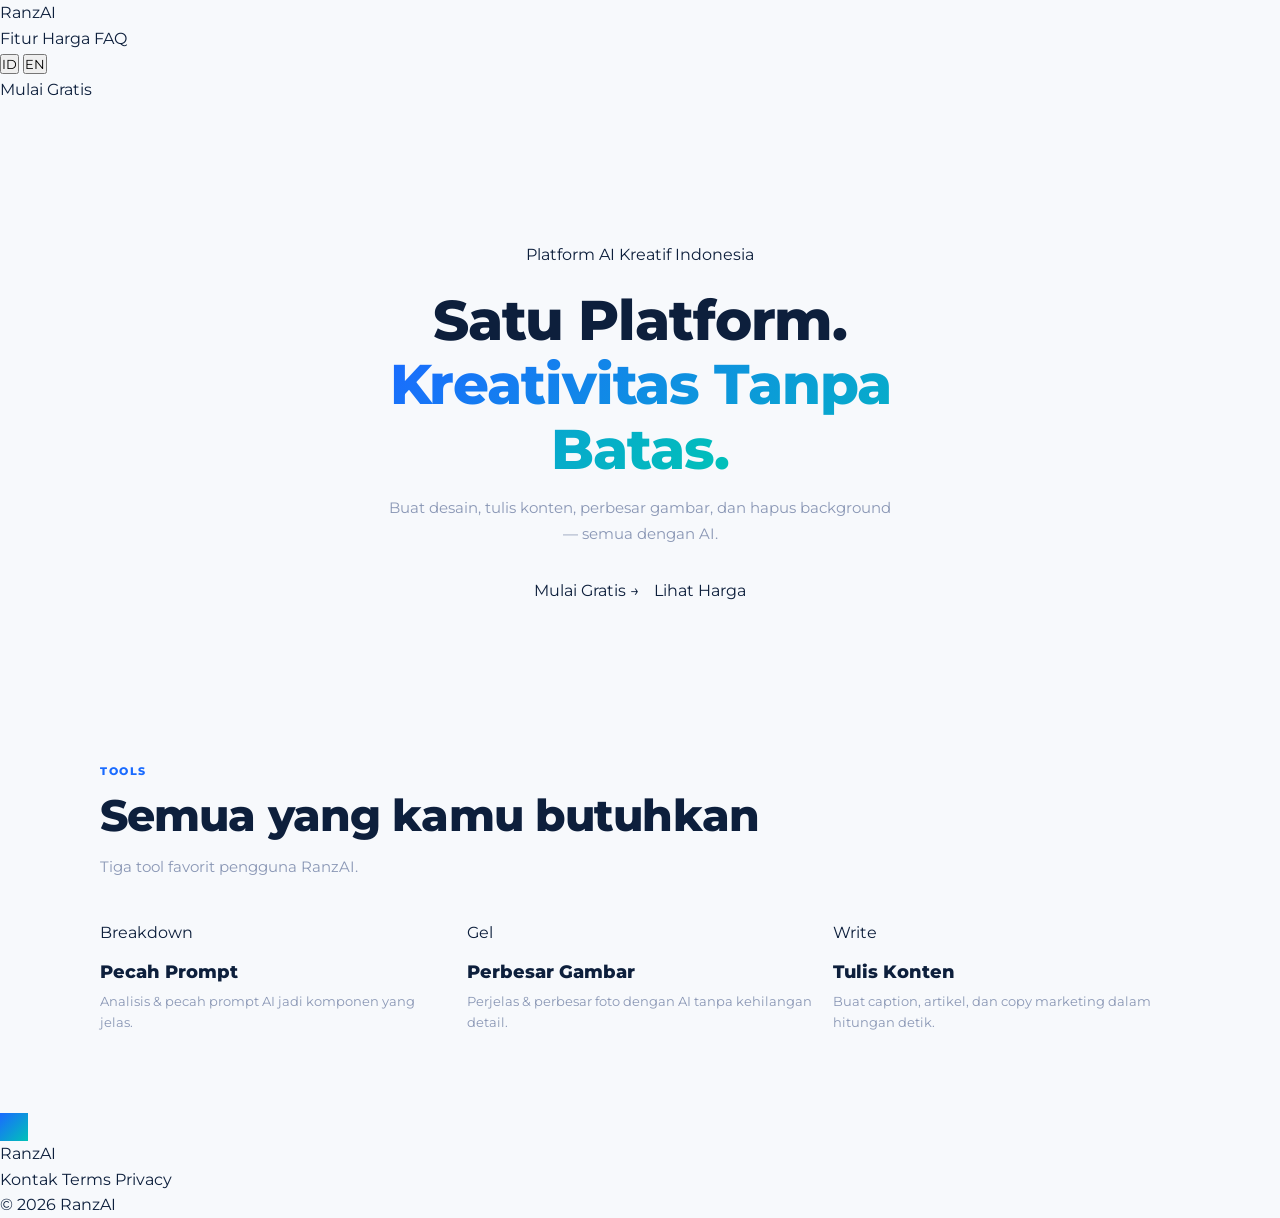
<file: index.html>
<!DOCTYPE html>
<html lang="id">
<head>
<meta charset="UTF-8"/>
<meta name="viewport" content="width=device-width, initial-scale=1.0"/>
<title>RanzAI — Theme Preview</title>
<link rel="stylesheet" href="css/global.css"/>
</head>
<body class="lang-id">

<!-- NAV -->
<nav>
  <a href="#" class="nav-logo">
    <div class="logo-mark" style="background:var(--accent);"></div>
    RanzAI
  </a>
  <div class="nav-links">
    <a href="#"><span class="id">Fitur</span><span class="en">Features</span></a>
    <a href="#"><span class="id">Harga</span><span class="en">Pricing</span></a>
    <a href="#">FAQ</a>
  </div>
  <div class="nav-right">
    <div class="lang-toggle">
      <button class="active" onclick="setLang('id')">ID</button>
      <button onclick="setLang('en')">EN</button>
    </div>
    <a href="#" class="btn btn-primary">
      <span class="id">Mulai Gratis</span>
      <span class="en">Get Started</span>
    </a>
  </div>
</nav>

<!-- HERO -->
<section class="section" style="padding-top:140px;text-align:center;">
  <div class="badge reveal" style="margin:0 auto 20px;">
    <span class="id">Platform AI Kreatif Indonesia</span>
    <span class="en">Indonesia's AI Creative Platform</span>
  </div>
  <h1 class="section-title reveal reveal-delay-1" style="font-size:clamp(34px,6vw,56px);max-width:680px;margin:0 auto 14px;">
    <span class="id">Satu Platform. <span class="accent">Kreativitas Tanpa Batas.</span></span>
    <span class="en">One Platform. <span class="accent">Limitless Creativity.</span></span>
  </h1>
  <p class="section-sub reveal reveal-delay-2" style="margin:0 auto 32px;text-align:center;">
    <span class="id">Buat desain, tulis konten, perbesar gambar, dan hapus background — semua dengan AI.</span>
    <span class="en">Create designs, write content, upscale images, and remove backgrounds — all with AI.</span>
  </p>
  <div class="reveal reveal-delay-3" style="display:flex;gap:14px;justify-content:center;flex-wrap:wrap;">
    <a href="#" class="btn btn-primary">
      <span class="id">Mulai Gratis →</span>
      <span class="en">Get Started →</span>
    </a>
    <a href="#" class="btn btn-outline">
      <span class="id">Lihat Harga</span>
      <span class="en">View Pricing</span>
    </a>
  </div>
</section>

<!-- CARDS -->
<section class="section">
  <div class="eyebrow reveal">
    <span class="id">Tools</span><span class="en">Tools</span>
  </div>
  <h2 class="section-title reveal reveal-delay-1">
    <span class="id">Semua yang kamu butuhkan</span>
    <span class="en">Everything you need</span>
  </h2>
  <p class="section-sub reveal reveal-delay-2">
    <span class="id">Tiga tool favorit pengguna RanzAI.</span>
    <span class="en">Three tools loved by RanzAI users.</span>
  </p>

  <div style="display:grid;grid-template-columns:repeat(3,1fr);gap:20px;margin-top:40px;">
    <div class="card reveal">
      <div class="badge" style="margin-bottom:16px;">Breakdown</div>
      <h3 style="font:800 18px 'Montserrat',sans-serif;margin-bottom:8px;">
        <span class="id">Pecah Prompt</span><span class="en">Prompt Breakdown</span>
      </h3>
      <p style="font-size:13px;color:var(--muted);line-height:1.6;">
        <span class="id">Analisis &amp; pecah prompt AI jadi komponen yang jelas.</span>
        <span class="en">Analyze and break down AI prompts into clear components.</span>
      </p>
    </div>
    <div class="card reveal reveal-delay-1">
      <div class="badge" style="margin-bottom:16px;">Gel</div>
      <h3 style="font:800 18px 'Montserrat',sans-serif;margin-bottom:8px;">
        <span class="id">Perbesar Gambar</span><span class="en">Image Upscale</span>
      </h3>
      <p style="font-size:13px;color:var(--muted);line-height:1.6;">
        <span class="id">Perjelas &amp; perbesar foto dengan AI tanpa kehilangan detail.</span>
        <span class="en">Sharpen and upscale photos with AI without losing detail.</span>
      </p>
    </div>
    <div class="card reveal reveal-delay-2">
      <div class="badge" style="margin-bottom:16px;">Write</div>
      <h3 style="font:800 18px 'Montserrat',sans-serif;margin-bottom:8px;">
        <span class="id">Tulis Konten</span><span class="en">Write Content</span>
      </h3>
      <p style="font-size:13px;color:var(--muted);line-height:1.6;">
        <span class="id">Buat caption, artikel, dan copy marketing dalam hitungan detik.</span>
        <span class="en">Generate captions, articles, and marketing copy in seconds.</span>
      </p>
    </div>
  </div>
</section>

<!-- FOOTER -->
<footer>
  <div class="footer-logo">
    <div class="logo-mark" style="width:28px;height:28px;background:var(--accent);"></div>
    RanzAI
  </div>
  <div class="footer-links">
    <a href="#"><span class="id">Kontak</span><span class="en">Contact</span></a>
    <a href="#">Terms</a>
    <a href="#">Privacy</a>
  </div>
  <div class="footer-copy">© 2026 RanzAI</div>
</footer>

<script src="js/lang.js"></script>
<script>
  /* SCROLL REVEAL */
  var obs = new IntersectionObserver(function (entries) {
    entries.forEach(function (e) {
      if (e.isIntersecting) e.target.classList.add('visible');
    });
  }, { threshold: .1 });
  document.querySelectorAll('.reveal').forEach(function (el) { obs.observe(el); });
</script>
</body>
</html>
</file>
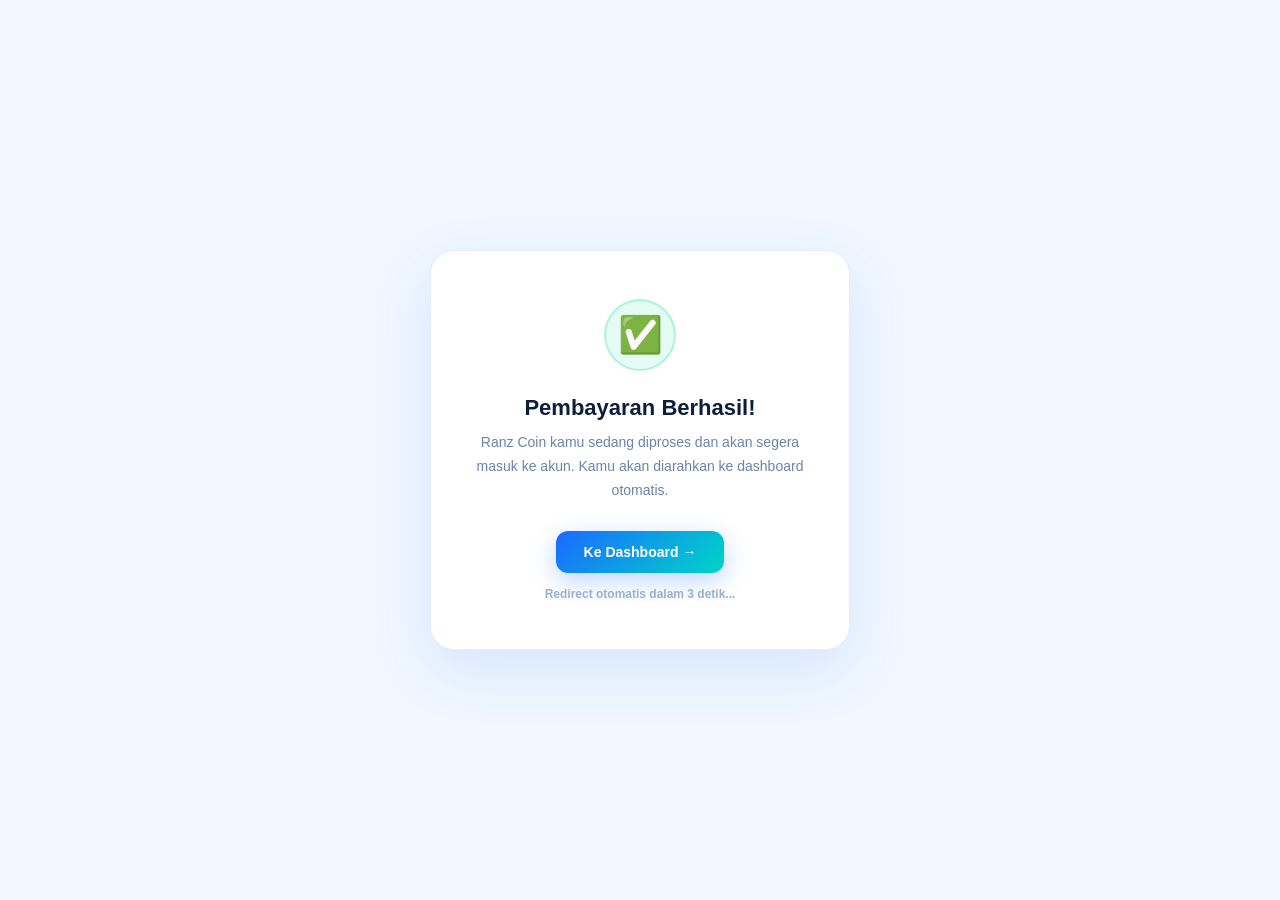
<file: account/topup-success/index.html>
<!DOCTYPE html>
<html lang="id">
<head>
<meta charset="UTF-8"/>
<meta name="viewport" content="width=device-width, initial-scale=1.0"/>
<title>Pembayaran Berhasil — RanzAI</title>
<style>
*{box-sizing:border-box;margin:0;padding:0;}
body{
  min-height:100vh;
  display:flex;
  align-items:center;
  justify-content:center;
  background:#f0f7ff;
  font-family:'Segoe UI',sans-serif;
}
.card{
  background:#fff;
  border-radius:24px;
  padding:48px 40px;
  text-align:center;
  box-shadow:0 20px 60px rgba(26,107,255,.12);
  border:1px solid rgba(0,100,220,.10);
  max-width:420px;
  width:90%;
}
.icon{
  width:72px;
  height:72px;
  border-radius:50%;
  background:rgba(34,229,160,.12);
  border:2px solid rgba(34,229,160,.30);
  display:flex;
  align-items:center;
  justify-content:center;
  margin:0 auto 24px;
  font-size:36px;
}
h1{
  font-size:22px;
  font-weight:800;
  color:#0d1f3c;
  margin-bottom:10px;
}
p{
  color:#6b84a8;
  font-size:14px;
  line-height:1.7;
  margin-bottom:28px;
}
.btn{
  display:inline-block;
  padding:13px 28px;
  border-radius:12px;
  background:linear-gradient(135deg,#1a6bff,#00d4c8);
  color:#fff;
  font-size:14px;
  font-weight:800;
  text-decoration:none;
  box-shadow:0 8px 24px rgba(26,107,255,.28);
}
.countdown{
  margin-top:14px;
  color:#9ab0ce;
  font-size:12px;
  font-weight:600;
}
</style>
</head>
<body>
<div class="card">
  <div class="icon">✅</div>
  <h1>Pembayaran Berhasil!</h1>
  <p>Ranz Coin kamu sedang diproses dan akan segera masuk ke akun. Kamu akan diarahkan ke dashboard otomatis.</p>
  <a href="/dashboard/?topup=success" class="btn">Ke Dashboard →</a>
  <div class="countdown" id="countdown">Redirect otomatis dalam 3 detik...</div>
</div>

<script>
let sec = 3;
const el = document.getElementById("countdown");
const interval = setInterval(() => {
  sec--;
  el.textContent = "Redirect otomatis dalam " + sec + " detik...";
  if(sec <= 0){
    clearInterval(interval);
    window.location.replace("/dashboard/?topup=success");
  }
}, 1000);
</script>
</body>
</html>
</file>
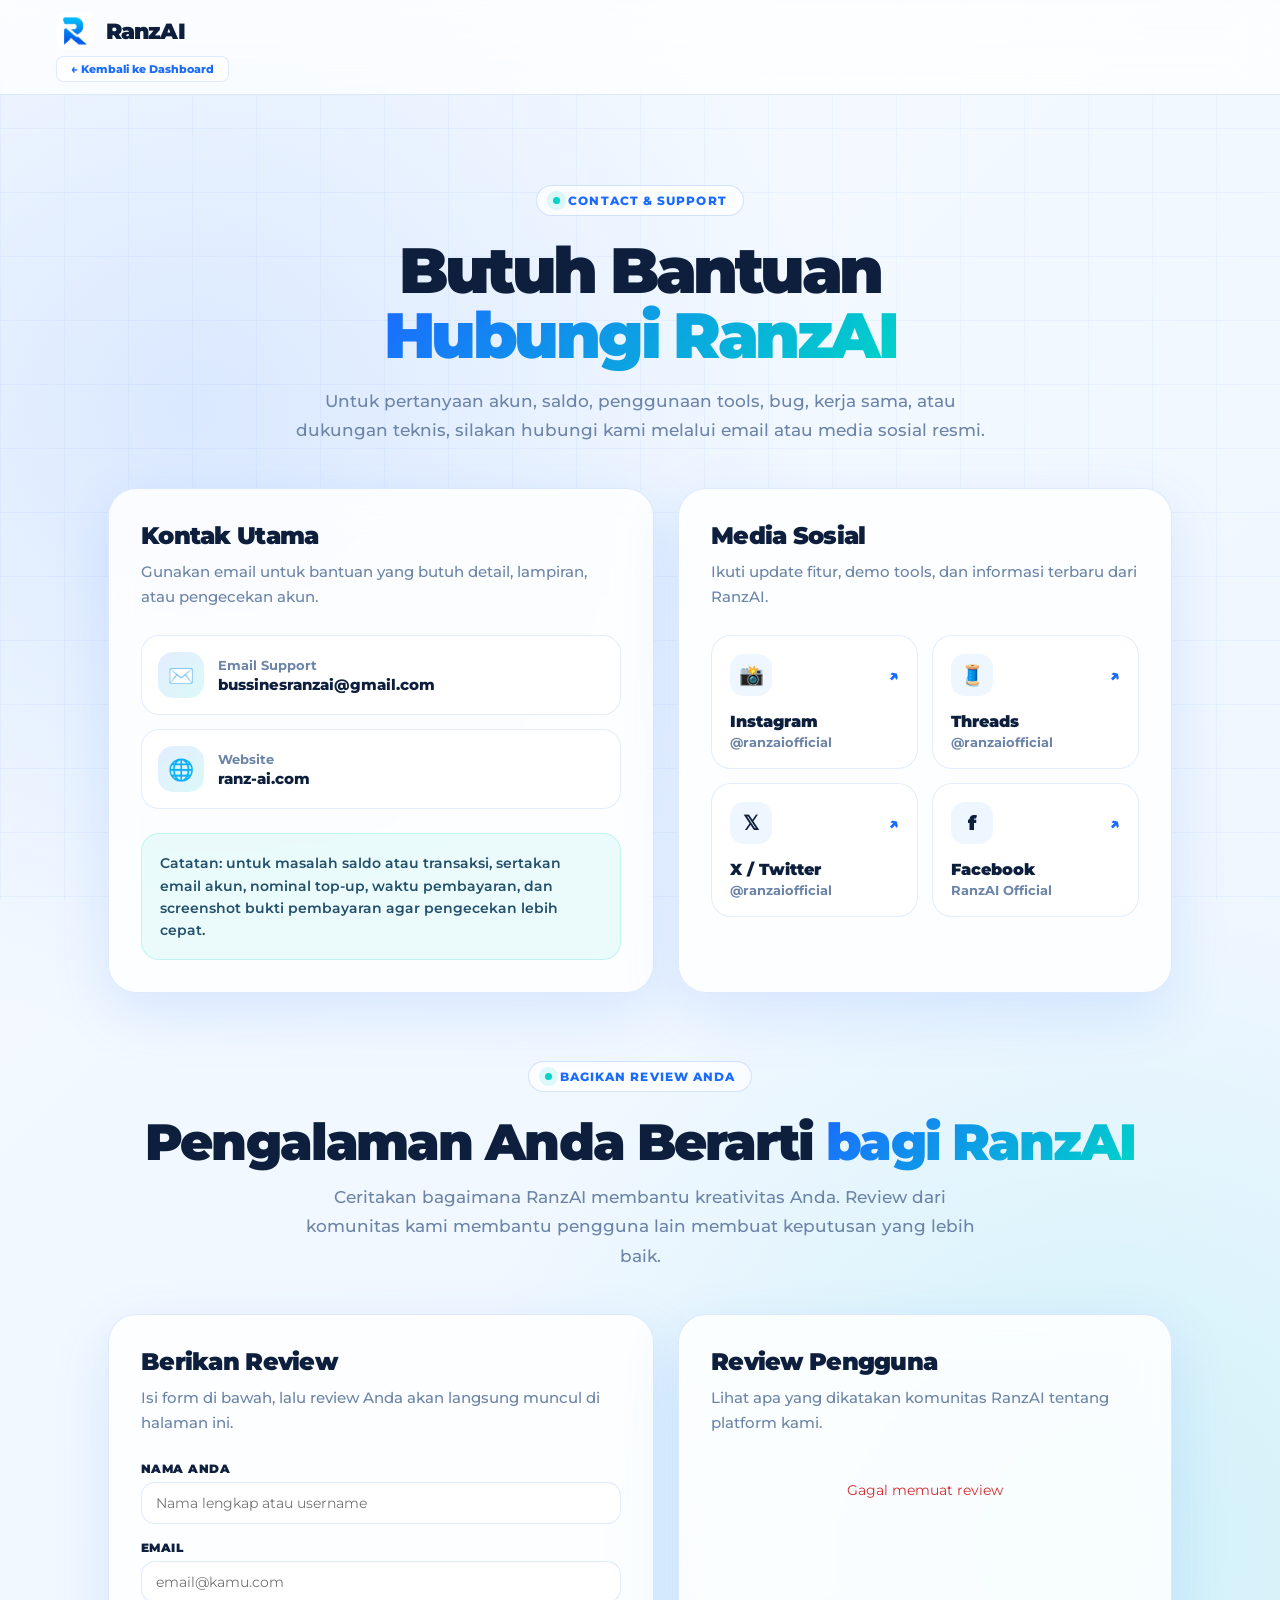
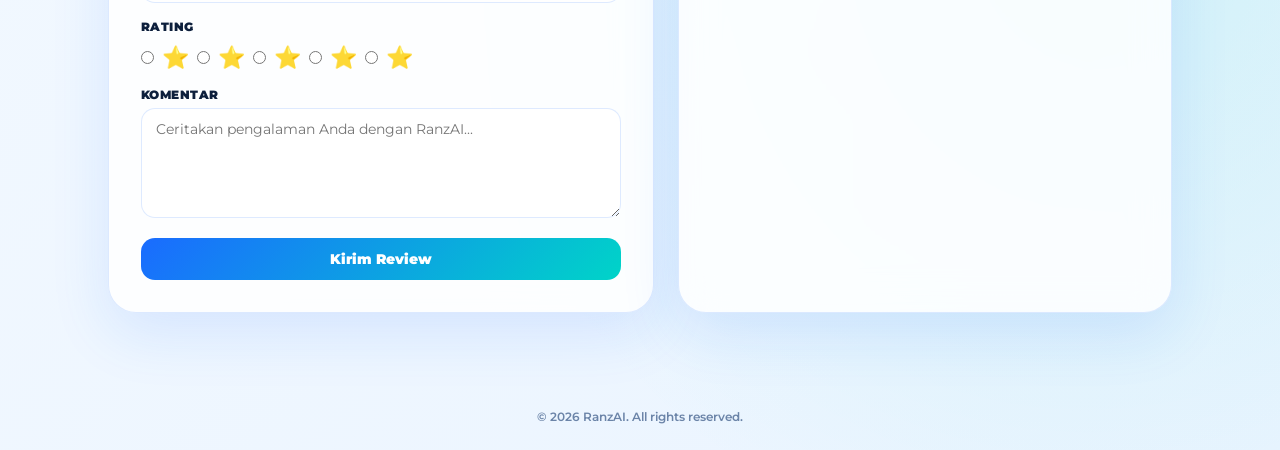
<file: contact.html>
<!DOCTYPE html>
<html lang="id">
<head>
  <meta charset="UTF-8" />
  <meta name="viewport" content="width=device-width, initial-scale=1.0" />
  <link rel="icon" type="image/x-icon" href="/assets/icon/favicon.ico" />
  <link rel="icon" type="image/png" sizes="32x32" href="/assets/icon/favicon-32x32.png" />
  <title>Contact & Support — RanzAI</title>
  <link rel="preconnect" href="https://fonts.googleapis.com" />
  <link rel="preconnect" href="https://fonts.gstatic.com" crossorigin />
  <link href="https://fonts.googleapis.com/css2?family=Montserrat:wght@400;500;600;700;800;900&display=swap" rel="stylesheet" />
  <style>
    *{box-sizing:border-box;margin:0;padding:0}
    :root{
      --bg:#f0f7ff; --card:#ffffff; --ink:#0d1f3c; --muted:#6b84a8;
      --blue:#1a6bff; --cyan:#00d4c8; --border:rgba(26,107,255,.14);
      --shadow:0 20px 60px rgba(26,107,255,.12);
    }
    body{
      min-height:100vh; font-family:'Montserrat',sans-serif; color:var(--ink); overflow-x:hidden;
      background:
        radial-gradient(circle at 15% 20%,rgba(26,107,255,.12),transparent 32%),
        radial-gradient(circle at 85% 75%,rgba(0,212,200,.12),transparent 34%),
        linear-gradient(135deg,#f7fbff,#eaf4ff);
    }
    .grid{
      position:fixed;inset:0;z-index:-1;
      background-image:
        linear-gradient(rgba(26,107,255,.045) 1px,transparent 1px),
        linear-gradient(90deg,rgba(26,107,255,.045) 1px,transparent 1px);
      background-size:64px 64px;
    }
    nav{
      height:auto; padding:12px 56px; display:flex; align-items:flex-start; justify-content:space-between;
      background:rgba(255,255,255,.72); border-bottom:1px solid var(--border);
      backdrop-filter:blur(22px);
    }
    .header-left{display:flex;flex-direction:column;gap:6px}
    .logo{
      display:flex; align-items:center; gap:12px; text-decoration:none; color:var(--ink);
      font-size:22px; font-weight:900; letter-spacing:-.04em;
    }
    .logo img{width:38px;height:38px;border-radius:11px;object-fit:contain}
    .back{
      padding:5px 14px; border-radius:8px; background:#fff; border:1px solid var(--border);
      color:var(--blue); font-size:11px; font-weight:800; text-decoration:none; align-self:flex-start;
    }
    main{width:min(1120px,100%);margin:0 auto;padding:90px 28px 70px}
    .hero{text-align:center;margin-bottom:42px}
    .chip{
      display:inline-flex; align-items:center; gap:8px; padding:7px 16px;
      border:1px solid rgba(26,107,255,.18); border-radius:999px; background:rgba(255,255,255,.72);
      color:var(--blue); font-size:12px; font-weight:800; letter-spacing:.09em; text-transform:uppercase;
      margin-bottom:22px;
    }
    .chip::before{
      content:""; width:7px; height:7px; border-radius:50%; background:var(--cyan);
      box-shadow:0 0 0 6px rgba(0,212,200,.12);
    }
    h1{
      font-size:clamp(38px,5vw,72px); line-height:1.02; letter-spacing:-.055em;
      font-weight:900; margin-bottom:18px;
    }
    h1 span{
      background:linear-gradient(135deg,var(--blue),var(--cyan));
      -webkit-background-clip:text; -webkit-text-fill-color:transparent; background-clip:text;
    }
    .lead{
      max-width:690px; margin:0 auto; color:var(--muted); font-size:17px;
      line-height:1.75; font-weight:500;
    }
    .contact-wrap{display:grid;grid-template-columns:1.05fr .95fr;gap:24px;align-items:stretch}
    .panel{
      background:rgba(255,255,255,.84); border:1px solid var(--border); border-radius:28px;
      box-shadow:var(--shadow); padding:32px; backdrop-filter:blur(18px);
    }
    .panel-title{font-size:24px;font-weight:900;letter-spacing:-.03em;margin-bottom:10px}
    .panel-desc{color:var(--muted);font-size:14.5px;line-height:1.7;margin-bottom:26px;font-weight:500}
    .contact-list{display:flex;flex-direction:column;gap:14px}
    .contact-item{
      display:flex; align-items:center; gap:14px; padding:16px; border:1px solid rgba(26,107,255,.12);
      border-radius:18px; background:#fff; text-decoration:none; color:var(--ink); transition:.2s;
    }
    .contact-item:hover{transform:translateY(-2px);border-color:rgba(26,107,255,.28);box-shadow:0 14px 34px rgba(26,107,255,.11)}
    .icon{
      width:46px; height:46px; border-radius:15px; display:grid; place-items:center;
      background:linear-gradient(135deg,rgba(26,107,255,.12),rgba(0,212,200,.14));
      font-size:21px; flex-shrink:0;
    }
    .label{font-size:13px;color:var(--muted);font-weight:700;margin-bottom:2px}
    .value{font-size:15px;font-weight:800;word-break:break-word}
    .social-grid{display:grid;grid-template-columns:1fr 1fr;gap:14px}
    .social-card{
      min-height:116px; display:flex; flex-direction:column; justify-content:space-between;
      padding:18px; background:#fff; border:1px solid rgba(26,107,255,.12);
      border-radius:20px; color:var(--ink); text-decoration:none; transition:.2s;
    }
    .social-card:hover{transform:translateY(-3px);border-color:rgba(26,107,255,.30);box-shadow:0 14px 34px rgba(26,107,255,.11)}
    .social-top{display:flex;justify-content:space-between;align-items:center;gap:10px}
    .social-icon{
      width:42px;height:42px;border-radius:14px;display:grid;place-items:center;
      background:#eef6ff;font-size:20px;font-weight:900;
    }
    .arrow{color:var(--blue);font-weight:900}
    .social-name{font-size:16px;font-weight:900;margin-top:16px}
    .social-user{font-size:12.5px;color:var(--muted);font-weight:700;margin-top:4px}
    .note{
      margin-top:24px; padding:18px; border-radius:18px; border:1px solid rgba(0,212,200,.18);
      background:rgba(0,212,200,.07); color:#23506c; font-size:13.5px; line-height:1.65; font-weight:600;
    }
    footer{text-align:center;padding:26px;color:var(--muted);font-size:12px;font-weight:600}
    @media(max-width:820px){
      nav{padding:12px 18px}
      main{padding-top:60px}
      .contact-wrap{grid-template-columns:1fr}
      .panel{padding:24px}
      .social-grid{grid-template-columns:1fr}
      .logo{font-size:19px}
    }
  </style>
</head>
<body>
  <div class="grid"></div>

  <nav>
    <div class="header-left">
      <a class="logo" href="/dashboard">
        <img src="/assets/icon/ranzai-logo.png" alt="RanzAI Logo">
        RanzAI
      </a>
      <a class="back" href="/dashboard">← Kembali ke Dashboard</a>
    </div>
  </nav>

  <main>
    <section class="hero">
      <div class="chip">Contact & Support</div>
      <h1>Butuh Bantuan<br><span>Hubungi RanzAI</span></h1>
      <p class="lead">
        Untuk pertanyaan akun, saldo, penggunaan tools, bug, kerja sama, atau dukungan teknis,
        silakan hubungi kami melalui email atau media sosial resmi.
      </p>
    </section>

    <section class="contact-wrap">
      <div class="panel">
        <h2 class="panel-title">Kontak Utama</h2>
        <p class="panel-desc">Gunakan email untuk bantuan yang butuh detail, lampiran, atau pengecekan akun.</p>

        <div class="contact-list">
          <a class="contact-item" href="mailto:bussinesranzai@gmail.com">
            <div class="icon">✉️</div>
            <div>
              <div class="label">Email Support</div>
              <div class="value">bussinesranzai@gmail.com</div>
            </div>
          </a>

          <a class="contact-item" href="https://ranz-ai.com" target="_blank" rel="noopener">
            <div class="icon">🌐</div>
            <div>
              <div class="label">Website</div>
              <div class="value">ranz-ai.com</div>
            </div>
          </a>
        </div>

        <div class="note">
          Catatan: untuk masalah saldo atau transaksi, sertakan email akun, nominal top-up, waktu pembayaran, dan screenshot bukti pembayaran agar pengecekan lebih cepat.
        </div>
      </div>

      <div class="panel">
        <h2 class="panel-title">Media Sosial</h2>
        <p class="panel-desc">Ikuti update fitur, demo tools, dan informasi terbaru dari RanzAI.</p>

        <div class="social-grid">
          <a class="social-card" href="https://www.instagram.com/ranzaiofficial" target="_blank" rel="noopener">
            <div class="social-top"><div class="social-icon">📸</div><div class="arrow">↗</div></div>
            <div><div class="social-name">Instagram</div><div class="social-user">@ranzaiofficial</div></div>
          </a>

          <a class="social-card" href="https://www.threads.net/@ranzaiofficial" target="_blank" rel="noopener">
            <div class="social-top"><div class="social-icon">🧵</div><div class="arrow">↗</div></div>
            <div><div class="social-name">Threads</div><div class="social-user">@ranzaiofficial</div></div>
          </a>

          <a class="social-card" href="https://x.com/ranzaiofficial" target="_blank" rel="noopener">
            <div class="social-top"><div class="social-icon">𝕏</div><div class="arrow">↗</div></div>
            <div><div class="social-name">X / Twitter</div><div class="social-user">@ranzaiofficial</div></div>
          </a>

          <a class="social-card" href="https://www.facebook.com/profile.php?id=61590414760258" target="_blank" rel="noopener">
            <div class="social-top"><div class="social-icon">f</div><div class="arrow">↗</div></div>
            <div><div class="social-name">Facebook</div><div class="social-user">RanzAI Official</div></div>
          </a>
        </div>
      </div>
    </section>
    <!-- Review Section -->
    <section style="margin-top:68px">
      <div style="text-align:center;margin-bottom:42px">
        <div class="chip">Bagikan Review Anda</div>
        <h2 style="font-size:clamp(32px,4vw,52px);line-height:1.1;letter-spacing:-.04em;font-weight:900;margin-bottom:12px">
          Pengalaman Anda Berarti <span style="background:linear-gradient(135deg,var(--blue),var(--cyan));-webkit-background-clip:text;-webkit-text-fill-color:transparent;background-clip:text">bagi RanzAI</span>
        </h2>
        <p class="lead" style="margin-bottom:0">
          Ceritakan bagaimana RanzAI membantu kreativitas Anda. Review dari komunitas kami membantu pengguna lain membuat keputusan yang lebih baik.
        </p>
      </div>

      <div class="contact-wrap">
        <!-- Review Form -->
        <div class="panel">
          <h3 class="panel-title">Berikan Review</h3>
          <p class="panel-desc">Isi form di bawah, lalu review Anda akan langsung muncul di halaman ini.</p>

          <form id="reviewForm" style="display:flex;flex-direction:column;gap:16px">
            <div>
              <label style="display:block;font-size:12px;font-weight:900;color:var(--ink);margin-bottom:6px;text-transform:uppercase;letter-spacing:.04em">Nama Anda</label>
              <input type="text" id="reviewName" placeholder="Nama lengkap atau username" required style="width:100%;padding:11px 14px;border-radius:14px;border:1px solid var(--border);background:#fff;color:var(--ink);font-size:14px;font-family:inherit;outline:none;transition:.2s" />
              <span class="review-error" id="nameError" style="font-size:11px;color:#d32f2f;margin-top:4px;display:none"></span>
            </div>

            <div>
              <label style="display:block;font-size:12px;font-weight:900;color:var(--ink);margin-bottom:6px;text-transform:uppercase;letter-spacing:.04em">Email</label>
              <input type="email" id="reviewEmail" placeholder="email@kamu.com" required style="width:100%;padding:11px 14px;border-radius:14px;border:1px solid var(--border);background:#fff;color:var(--ink);font-size:14px;font-family:inherit;outline:none;transition:.2s" />
              <span class="review-error" id="emailError" style="font-size:11px;color:#d32f2f;margin-top:4px;display:none"></span>
            </div>

            <div>
              <label style="display:block;font-size:12px;font-weight:900;color:var(--ink);margin-bottom:10px;text-transform:uppercase;letter-spacing:.04em">Rating</label>
              <div style="display:flex;gap:8px;align-items:center;justify-content:flex-start">
                <input type="radio" id="star1" name="rating" value="1" style="cursor:pointer" />
                <label for="star1" style="margin:0;cursor:pointer;font-size:22px">⭐</label>
                <input type="radio" id="star2" name="rating" value="2" style="cursor:pointer" />
                <label for="star2" style="margin:0;cursor:pointer;font-size:22px">⭐</label>
                <input type="radio" id="star3" name="rating" value="3" style="cursor:pointer" />
                <label for="star3" style="margin:0;cursor:pointer;font-size:22px">⭐</label>
                <input type="radio" id="star4" name="rating" value="4" style="cursor:pointer" />
                <label for="star4" style="margin:0;cursor:pointer;font-size:22px">⭐</label>
                <input type="radio" id="star5" name="rating" value="5" style="cursor:pointer" />
                <label for="star5" style="margin:0;cursor:pointer;font-size:22px">⭐</label>
              </div>
              <span class="review-error" id="ratingError" style="font-size:11px;color:#d32f2f;margin-top:4px;display:none"></span>
            </div>

            <div>
              <label style="display:block;font-size:12px;font-weight:900;color:var(--ink);margin-bottom:6px;text-transform:uppercase;letter-spacing:.04em">Komentar</label>
              <textarea id="reviewComment" placeholder="Ceritakan pengalaman Anda dengan RanzAI..." required minlength="10" style="width:100%;padding:11px 14px;border-radius:14px;border:1px solid var(--border);background:#fff;color:var(--ink);font-size:14px;font-family:inherit;outline:none;resize:vertical;min-height:110px;transition:.2s"></textarea>
              <span class="review-error" id="commentError" style="font-size:11px;color:#d32f2f;margin-top:4px;display:none"></span>
            </div>

            <button id="submitReview" type="submit" style="padding:12px;border-radius:14px;background:linear-gradient(135deg,var(--blue),var(--cyan));border:none;color:#fff;font-size:14px;font-weight:900;cursor:pointer;transition:.2s;font-family:inherit">
              Kirim Review
            </button>
            <div id="submitMessage" style="text-align:center;font-size:13px;margin-top:8px;display:none"></div>
          </form>
        </div>

        <!-- Reviews Display -->
        <div class="panel">
          <h3 class="panel-title">Review Pengguna</h3>
          <p class="panel-desc">Lihat apa yang dikatakan komunitas RanzAI tentang platform kami.</p>
          <div id="reviewsList" style="display:flex;flex-direction:column;gap:14px;max-height:600px;overflow-y:auto">
            <div style="text-align:center;color:var(--muted);padding:20px;font-size:14px">Memuat review...</div>
          </div>
        </div>
      </div>
    </section>
  </main>

  <footer>© 2026 RanzAI. All rights reserved.</footer>

  <script>
    // ─── Review System ───────────────────────────────────────────────────
    const SUPABASE_URL = 'https://cavouyzyasnuygkuwizy.supabase.co';
    const SUPABASE_ANON_KEY = 'eyJhbGciOiJIUzI1NiIsInR5cCI6IkpXVCJ9.eyJpc3MiOiJzdXBhYmFzZSIsInJlZiI6ImNhdm91eXp5YXNudXlna3V3aXp5Iiwicm9sZSI6ImFub24iLCJpYXQiOjE3Nzg4NjQzMDIsImV4cCI6MjA5NDQ0MDMwMn0.P9TepO4RLhxHv03ybUlwGMefCwkdjCnDwNpfqzAS2lo';

    async function submitReview(e) {
      e.preventDefault();
      
      const form = document.getElementById('reviewForm');
      const name = document.getElementById('reviewName').value.trim();
      const email = document.getElementById('reviewEmail').value.trim();
      const rating = document.querySelector('input[name="rating"]:checked')?.value;
      const comment = document.getElementById('reviewComment').value.trim();
      
      // Clear errors
      document.querySelectorAll('.review-error').forEach(el => el.style.display = 'none');
      
      let valid = true;
      if (!name) {
        document.getElementById('nameError').textContent = 'Nama wajib diisi';
        document.getElementById('nameError').style.display = 'block';
        valid = false;
      }
      if (!email || !/^[^@]+@[^@]+\.[^@]+$/.test(email)) {
        document.getElementById('emailError').textContent = 'Email tidak valid';
        document.getElementById('emailError').style.display = 'block';
        valid = false;
      }
      if (!rating) {
        document.getElementById('ratingError').textContent = 'Pilih rating terlebih dahulu';
        document.getElementById('ratingError').style.display = 'block';
        valid = false;
      }
      if (!comment || comment.length < 10) {
        document.getElementById('commentError').textContent = 'Komentar minimal 10 karakter';
        document.getElementById('commentError').style.display = 'block';
        valid = false;
      }
      
      if (!valid) return;
      
      const submitBtn = document.getElementById('submitReview');
      const msgEl = document.getElementById('submitMessage');
      submitBtn.disabled = true;
      submitBtn.textContent = 'Mengirim...';
      msgEl.style.display = 'block';
      msgEl.style.color = 'var(--muted)';
      msgEl.textContent = 'Mengirim review...';
      
      try {
        const response = await fetch(`${SUPABASE_URL}/functions/v1/submit-review`, {
          method: 'POST',
          headers: {
            'Content-Type': 'application/json',
            'Authorization': `Bearer ${SUPABASE_ANON_KEY}`
          },
          body: JSON.stringify({
            name,
            email,
            rating: parseInt(rating),
            comment
          })
        });
        
        if (!response.ok) throw new Error('Gagal mengirim review');
        
        msgEl.style.color = '#4ade80';
        msgEl.textContent = '✓ Review berhasil dikirim! Terima kasih telah berbagi.';
        form.reset();
        await loadReviews();
        
        setTimeout(() => {
          msgEl.style.display = 'none';
        }, 4000);
      } catch (error) {
        msgEl.style.color = '#d32f2f';
        msgEl.textContent = 'Error: ' + (error.message || 'Terjadi kesalahan');
      } finally {
        submitBtn.disabled = false;
        submitBtn.textContent = 'Kirim Review';
      }
    }
    
    async function loadReviews() {
      const reviewsList = document.getElementById('reviewsList');
      try {
        const response = await fetch(
          `${SUPABASE_URL}/rest/v1/reviews?order=created_at.desc`,
          {
            headers: {
              'apikey': SUPABASE_ANON_KEY,
              'Authorization': `Bearer ${SUPABASE_ANON_KEY}`
            }
          }
        );
        
        if (!response.ok) throw new Error('Gagal memuat review');
        const reviews = await response.json();
        
        if (reviews.length === 0) {
          reviewsList.innerHTML = '<div style="text-align:center;color:var(--muted);padding:20px;font-size:14px">Belum ada review. Jadilah yang pertama! 🎉</div>';
          return;
        }
        
        reviewsList.innerHTML = reviews.map(review => `
          <div style="padding:16px;background:#fff;border:1px solid rgba(26,107,255,.12);border-radius:16px">
            <div style="display:flex;justify-content:space-between;align-items:flex-start;gap:10px;margin-bottom:10px">
              <div>
                <div style="font-size:14px;font-weight:900;color:var(--ink)">${escapeHtml(review.name)}</div>
                <div style="font-size:12px;color:var(--muted);margin-top:2px">${new Date(review.created_at).toLocaleDateString('id-ID')}</div>
              </div>
              <div style="font-size:16px">${'⭐'.repeat(review.rating)}</div>
            </div>
            <div style="font-size:13px;line-height:1.6;color:var(--ink)">${escapeHtml(review.comment)}</div>
          </div>
        `).join('');
      } catch (error) {
        reviewsList.innerHTML = '<div style="text-align:center;color:#d32f2f;padding:20px;font-size:14px">Gagal memuat review</div>';
      }
    }
    
    function escapeHtml(text) {
      const div = document.createElement('div');
      div.textContent = text;
      return div.innerHTML;
    }
    
    document.getElementById('reviewForm').addEventListener('submit', submitReview);
    loadReviews();
  </script>
</body>
</html>
</file>
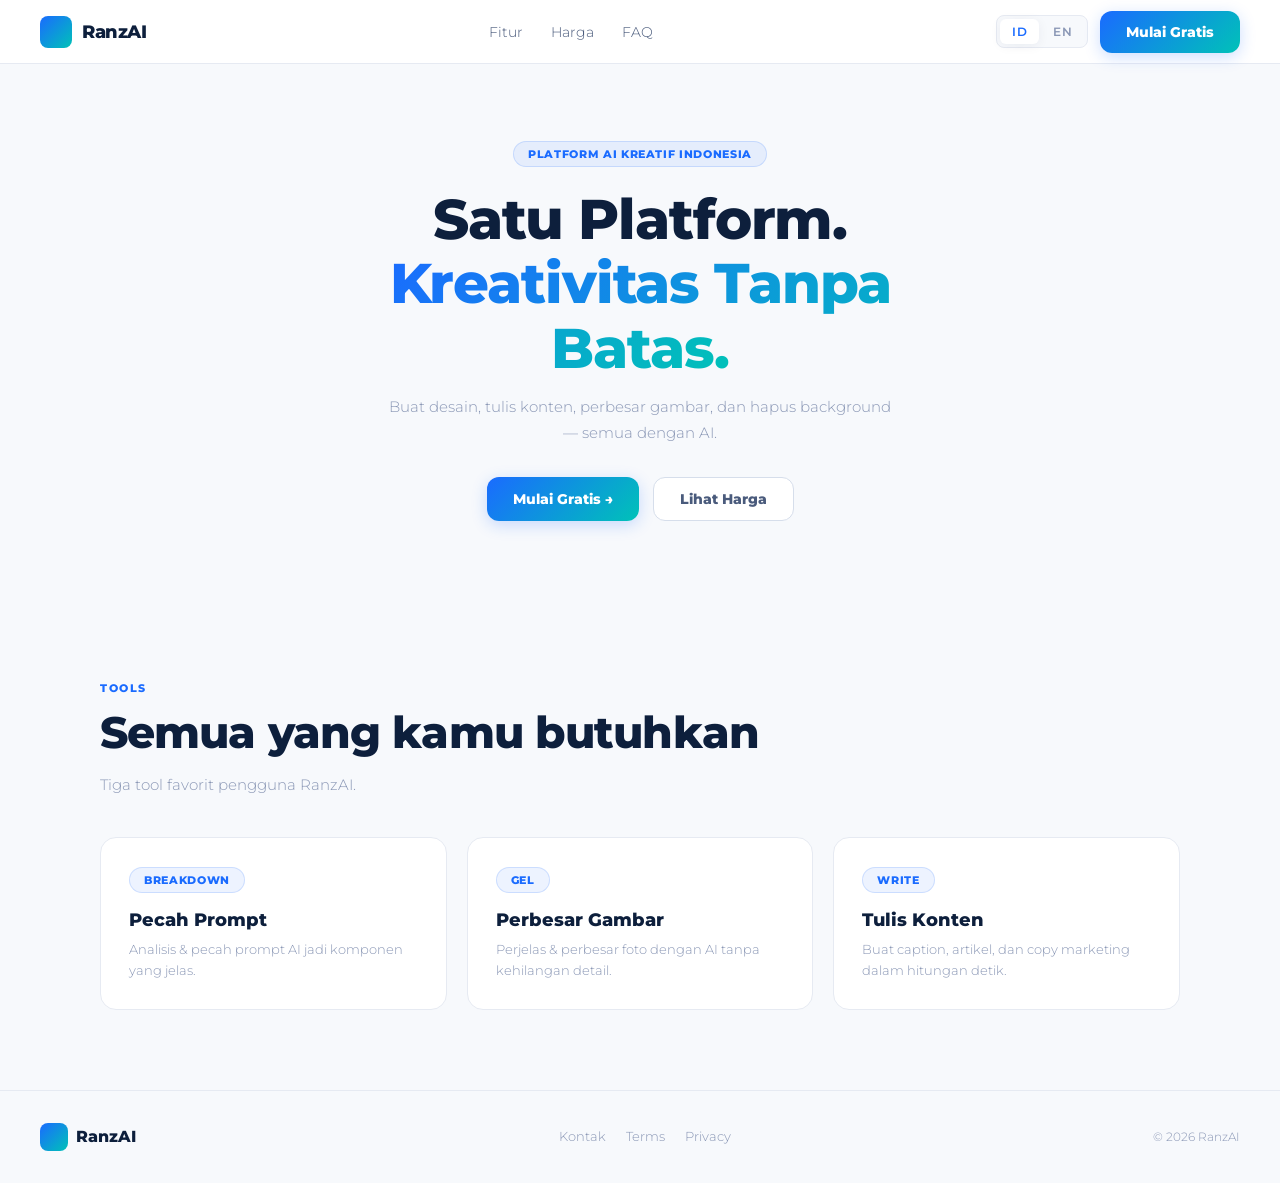
<file: demo.html>
<!DOCTYPE html>
<html lang="id">
<head>
<meta charset="UTF-8"/>
<meta name="viewport" content="width=device-width, initial-scale=1.0"/>
<title>RanzAI — Theme Preview</title>
<link rel="stylesheet" href="global.css"/>
</head>
<body class="lang-id">

<!-- NAV -->
<nav>
  <a href="#" class="nav-logo">
    <div class="logo-mark" style="background:var(--accent);"></div>
    RanzAI
  </a>
  <div class="nav-links">
    <a href="#"><span class="id">Fitur</span><span class="en">Features</span></a>
    <a href="#"><span class="id">Harga</span><span class="en">Pricing</span></a>
    <a href="#">FAQ</a>
  </div>
  <div class="nav-right">
    <div class="lang-toggle">
      <button class="active" onclick="setLang('id')">ID</button>
      <button onclick="setLang('en')">EN</button>
    </div>
    <a href="#" class="btn btn-primary">
      <span class="id">Mulai Gratis</span>
      <span class="en">Get Started</span>
    </a>
  </div>
</nav>

<!-- HERO -->
<section class="section" style="padding-top:140px;text-align:center;">
  <div class="badge reveal" style="margin:0 auto 20px;">
    <span class="id">Platform AI Kreatif Indonesia</span>
    <span class="en">Indonesia's AI Creative Platform</span>
  </div>
  <h1 class="section-title reveal reveal-delay-1" style="font-size:clamp(34px,6vw,56px);max-width:680px;margin:0 auto 14px;">
    <span class="id">Satu Platform. <span class="accent">Kreativitas Tanpa Batas.</span></span>
    <span class="en">One Platform. <span class="accent">Limitless Creativity.</span></span>
  </h1>
  <p class="section-sub reveal reveal-delay-2" style="margin:0 auto 32px;text-align:center;">
    <span class="id">Buat desain, tulis konten, perbesar gambar, dan hapus background — semua dengan AI.</span>
    <span class="en">Create designs, write content, upscale images, and remove backgrounds — all with AI.</span>
  </p>
  <div class="reveal reveal-delay-3" style="display:flex;gap:14px;justify-content:center;flex-wrap:wrap;">
    <a href="#" class="btn btn-primary">
      <span class="id">Mulai Gratis →</span>
      <span class="en">Get Started →</span>
    </a>
    <a href="#" class="btn btn-outline">
      <span class="id">Lihat Harga</span>
      <span class="en">View Pricing</span>
    </a>
  </div>
</section>

<!-- CARDS -->
<section class="section">
  <div class="eyebrow reveal">
    <span class="id">Tools</span><span class="en">Tools</span>
  </div>
  <h2 class="section-title reveal reveal-delay-1">
    <span class="id">Semua yang kamu butuhkan</span>
    <span class="en">Everything you need</span>
  </h2>
  <p class="section-sub reveal reveal-delay-2">
    <span class="id">Tiga tool favorit pengguna RanzAI.</span>
    <span class="en">Three tools loved by RanzAI users.</span>
  </p>

  <div style="display:grid;grid-template-columns:repeat(3,1fr);gap:20px;margin-top:40px;">
    <div class="card reveal">
      <div class="badge" style="margin-bottom:16px;">Breakdown</div>
      <h3 style="font:800 18px 'Montserrat',sans-serif;margin-bottom:8px;">
        <span class="id">Pecah Prompt</span><span class="en">Prompt Breakdown</span>
      </h3>
      <p style="font-size:13px;color:var(--muted);line-height:1.6;">
        <span class="id">Analisis &amp; pecah prompt AI jadi komponen yang jelas.</span>
        <span class="en">Analyze and break down AI prompts into clear components.</span>
      </p>
    </div>
    <div class="card reveal reveal-delay-1">
      <div class="badge" style="margin-bottom:16px;">Gel</div>
      <h3 style="font:800 18px 'Montserrat',sans-serif;margin-bottom:8px;">
        <span class="id">Perbesar Gambar</span><span class="en">Image Upscale</span>
      </h3>
      <p style="font-size:13px;color:var(--muted);line-height:1.6;">
        <span class="id">Perjelas &amp; perbesar foto dengan AI tanpa kehilangan detail.</span>
        <span class="en">Sharpen and upscale photos with AI without losing detail.</span>
      </p>
    </div>
    <div class="card reveal reveal-delay-2">
      <div class="badge" style="margin-bottom:16px;">Write</div>
      <h3 style="font:800 18px 'Montserrat',sans-serif;margin-bottom:8px;">
        <span class="id">Tulis Konten</span><span class="en">Write Content</span>
      </h3>
      <p style="font-size:13px;color:var(--muted);line-height:1.6;">
        <span class="id">Buat caption, artikel, dan copy marketing dalam hitungan detik.</span>
        <span class="en">Generate captions, articles, and marketing copy in seconds.</span>
      </p>
    </div>
  </div>
</section>

<!-- FOOTER -->
<footer>
  <div class="footer-logo">
    <div class="logo-mark" style="width:28px;height:28px;background:var(--accent);"></div>
    RanzAI
  </div>
  <div class="footer-links">
    <a href="#"><span class="id">Kontak</span><span class="en">Contact</span></a>
    <a href="#">Terms</a>
    <a href="#">Privacy</a>
  </div>
  <div class="footer-copy">© 2026 RanzAI</div>
</footer>

<script src="lang.js"></script>
<script>
  /* SCROLL REVEAL */
  var obs = new IntersectionObserver(function (entries) {
    entries.forEach(function (e) {
      if (e.isIntersecting) e.target.classList.add('visible');
    });
  }, { threshold: .1 });
  document.querySelectorAll('.reveal').forEach(function (el) { obs.observe(el); });
</script>
</body>
</html>
</file>
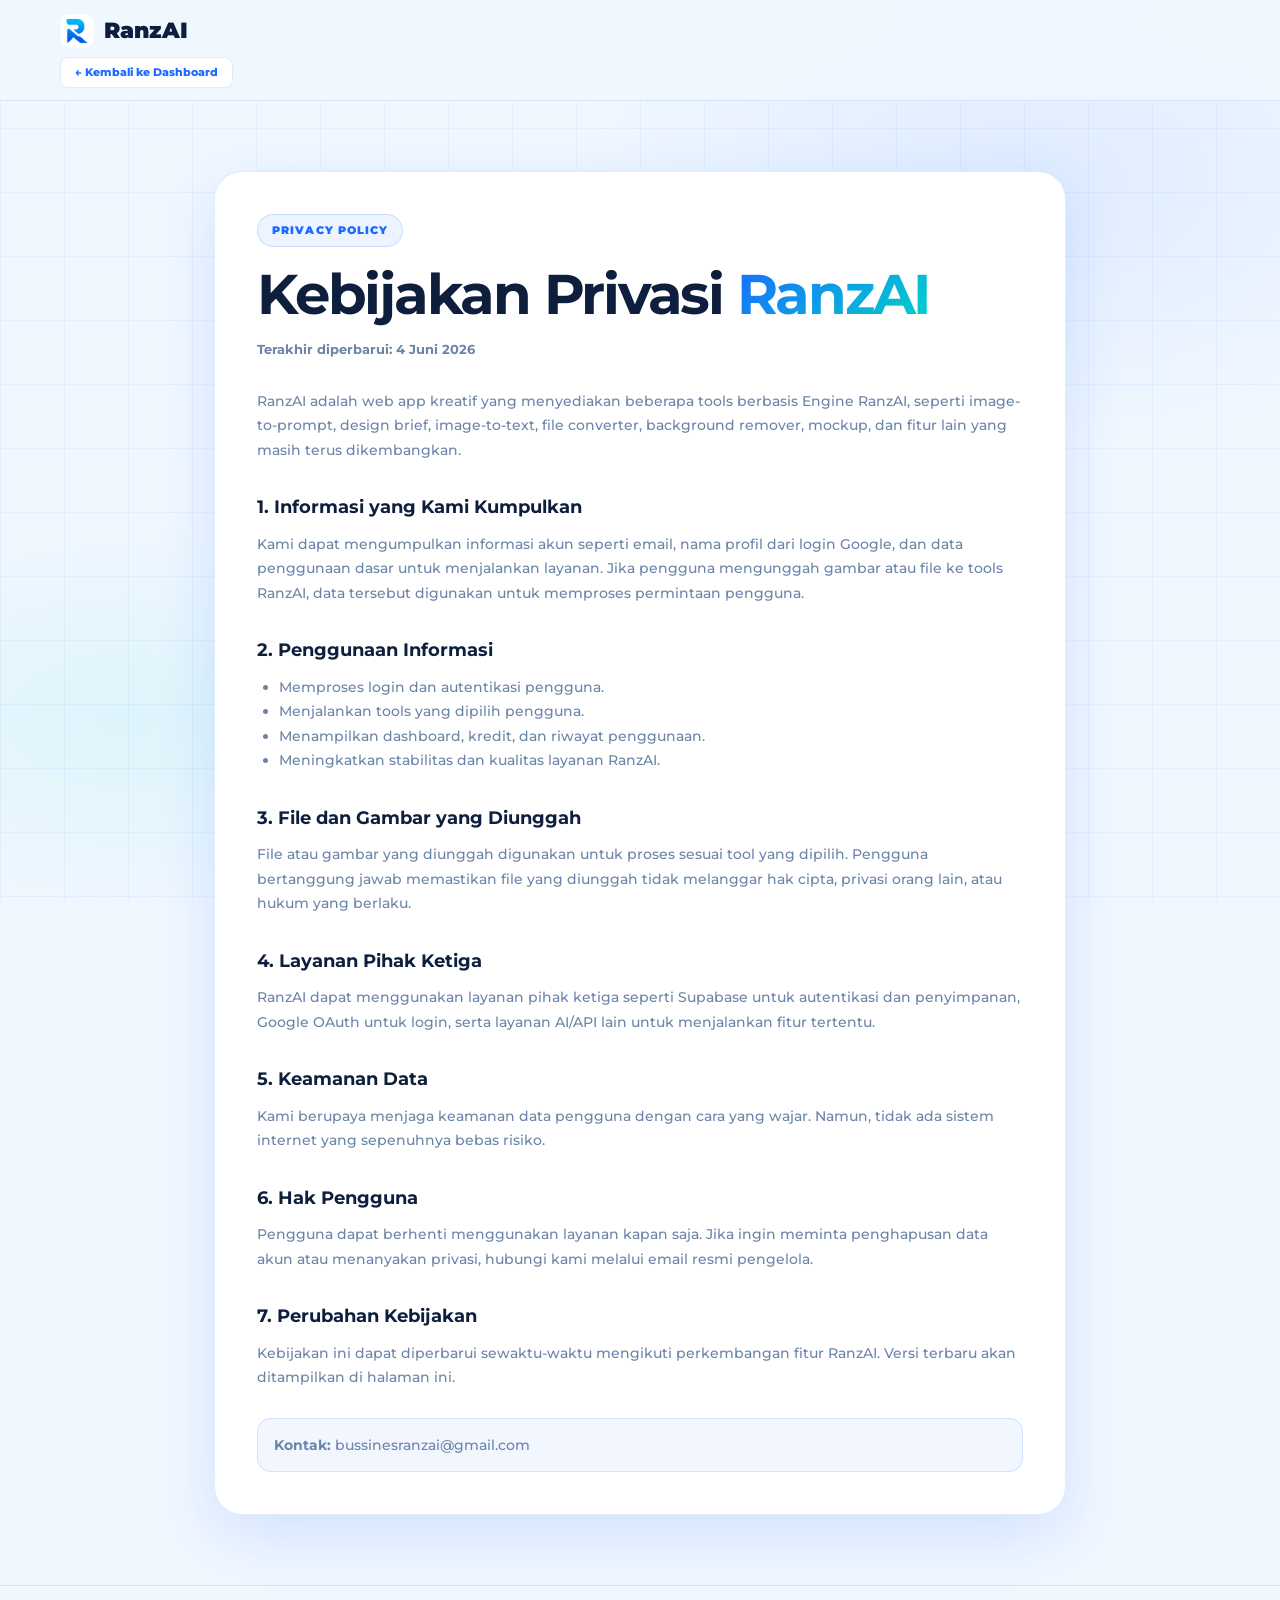
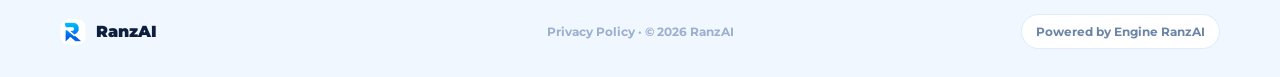
<file: privacy.html>
<!DOCTYPE html>
<html lang="id">
<head>
<meta charset="UTF-8"/>
<meta name="viewport" content="width=device-width, initial-scale=1.0"/>
<link rel="icon" type="image/x-icon" href="/assets/icon/favicon.ico"/>
<title>Privacy Policy — RanzAI</title>
<link rel="preconnect" href="https://fonts.googleapis.com"/>
<link rel="preconnect" href="https://fonts.gstatic.com" crossorigin/>
<link href="https://fonts.googleapis.com/css2?family=Montserrat:wght@300;400;500;600;700;800;900&display=swap" rel="stylesheet"/>
<style>
*{box-sizing:border-box;margin:0;padding:0} :root{--bg:#f0f7ff;--surface:#fff;--border:rgba(0,100,220,.12);--ink:#0d1f3c;--muted:#6b84a8;--blue:#1a6bff;--cyan:#00d4c8;--shadow:0 20px 60px rgba(26,107,255,.14)} body{min-height:100vh;background:var(--bg);font-family:'Montserrat',sans-serif;color:var(--ink);line-height:1.75}.mesh{position:fixed;inset:0;z-index:-2;background:radial-gradient(ellipse 60% 50% at 80% 20%,rgba(26,107,255,.08),transparent 60%),radial-gradient(ellipse 50% 40% at 10% 80%,rgba(0,212,200,.08),transparent 55%),var(--bg)}.grid{position:fixed;inset:0;z-index:-1;background-image:linear-gradient(rgba(26,107,255,.055) 1px,transparent 1px),linear-gradient(90deg,rgba(26,107,255,.055) 1px,transparent 1px);background-size:64px 64px}header{height:auto;padding:12px 60px;display:flex;align-items:flex-start;justify-content:space-between;background:rgba(240,247,255,.86);backdrop-filter:blur(24px);border-bottom:1px solid var(--border)}.header-left{display:flex;flex-direction:column;gap:6px}.logo{display:flex;align-items:center;gap:10px;text-decoration:none;color:var(--ink);font-weight:900;font-size:22px}.logo-mark{width:34px;height:34px;border-radius:9px;overflow:hidden;display:flex;align-items:center;justify-content:center;flex-shrink:0}.logo-mark img{width:100%;height:100%;object-fit:contain}.back{padding:5px 14px;border-radius:8px;background:#fff;border:1px solid var(--border);color:var(--blue);font-size:11px;font-weight:800;text-decoration:none;align-self:flex-start}main{max-width:900px;margin:0 auto;padding:70px 24px}.card{background:#fff;border:1px solid var(--border);border-radius:28px;box-shadow:var(--shadow);padding:42px}.badge{display:inline-flex;margin-bottom:18px;padding:6px 14px;border-radius:999px;background:rgba(26,107,255,.07);border:1px solid rgba(26,107,255,.18);color:var(--blue);font-size:11px;font-weight:900;letter-spacing:.1em;text-transform:uppercase}h1{font-size:clamp(34px,5vw,56px);line-height:1.05;letter-spacing:-.04em;margin-bottom:14px}h1 span{background:linear-gradient(135deg,var(--blue),var(--cyan));-webkit-background-clip:text;-webkit-text-fill-color:transparent}p,li{font-size:14px;color:var(--muted);font-weight:500}h2{font-size:18px;margin-top:30px;margin-bottom:8px;color:var(--ink)}ul{padding-left:22px}.date{margin-bottom:28px;color:var(--muted);font-size:13px;font-weight:700}.note{margin-top:28px;padding:14px 16px;border-radius:14px;background:rgba(26,107,255,.06);border:1px solid rgba(26,107,255,.14)}footer{border-top:1px solid var(--border);padding:28px 60px;display:grid;grid-template-columns:1fr auto 1fr;align-items:center;color:#9ab0ce;font-size:12px;font-weight:700}.engine{justify-self:end;padding:6px 14px;border-radius:999px;background:#fff;border:1px solid var(--border);color:var(--muted)}@media(max-width:700px){header{padding:12px 16px}.card{padding:28px 22px}main{padding:42px 16px}footer{padding:24px 16px;grid-template-columns:1fr;gap:10px}.engine{justify-self:start}}
</style>
</head>
<body>
<div class="mesh"></div><div class="grid"></div>
<header><div class="header-left"><a href="/dashboard" class="logo"><div class="logo-mark"><img src="/assets/icon/ranzai-logo.png" alt="RanzAI"/></div>RanzAI</a><a class="back" href="/dashboard">← Kembali ke Dashboard</a></div></header>
<main><section class="card"><div class="badge">Privacy Policy</div><h1>Kebijakan Privasi <span>RanzAI</span></h1><div class="date">Terakhir diperbarui: 4 Juni 2026</div><p>RanzAI adalah web app kreatif yang menyediakan beberapa tools berbasis Engine RanzAI, seperti image-to-prompt, design brief, image-to-text, file converter, background remover, mockup, dan fitur lain yang masih terus dikembangkan.</p><h2>1. Informasi yang Kami Kumpulkan</h2><p>Kami dapat mengumpulkan informasi akun seperti email, nama profil dari login Google, dan data penggunaan dasar untuk menjalankan layanan. Jika pengguna mengunggah gambar atau file ke tools RanzAI, data tersebut digunakan untuk memproses permintaan pengguna.</p><h2>2. Penggunaan Informasi</h2><ul><li>Memproses login dan autentikasi pengguna.</li><li>Menjalankan tools yang dipilih pengguna.</li><li>Menampilkan dashboard, kredit, dan riwayat penggunaan.</li><li>Meningkatkan stabilitas dan kualitas layanan RanzAI.</li></ul><h2>3. File dan Gambar yang Diunggah</h2><p>File atau gambar yang diunggah digunakan untuk proses sesuai tool yang dipilih. Pengguna bertanggung jawab memastikan file yang diunggah tidak melanggar hak cipta, privasi orang lain, atau hukum yang berlaku.</p><h2>4. Layanan Pihak Ketiga</h2><p>RanzAI dapat menggunakan layanan pihak ketiga seperti Supabase untuk autentikasi dan penyimpanan, Google OAuth untuk login, serta layanan AI/API lain untuk menjalankan fitur tertentu.</p><h2>5. Keamanan Data</h2><p>Kami berupaya menjaga keamanan data pengguna dengan cara yang wajar. Namun, tidak ada sistem internet yang sepenuhnya bebas risiko.</p><h2>6. Hak Pengguna</h2><p>Pengguna dapat berhenti menggunakan layanan kapan saja. Jika ingin meminta penghapusan data akun atau menanyakan privasi, hubungi kami melalui email resmi pengelola.</p><h2>7. Perubahan Kebijakan</h2><p>Kebijakan ini dapat diperbarui sewaktu-waktu mengikuti perkembangan fitur RanzAI. Versi terbaru akan ditampilkan di halaman ini.</p><div class="note"><p><strong>Kontak:</strong> bussinesranzai@gmail.com</p></div></section></main>
<footer><a href="/dashboard" class="logo" style="font-size:16px"><div class="logo-mark" style="width:26px;height:26px"><img src="/assets/icon/ranzai-logo.png" alt="RanzAI"/></div>RanzAI</a><div>Privacy Policy · © 2026 RanzAI</div><div class="engine">Powered by Engine RanzAI</div></footer>
</body></html>
</file>
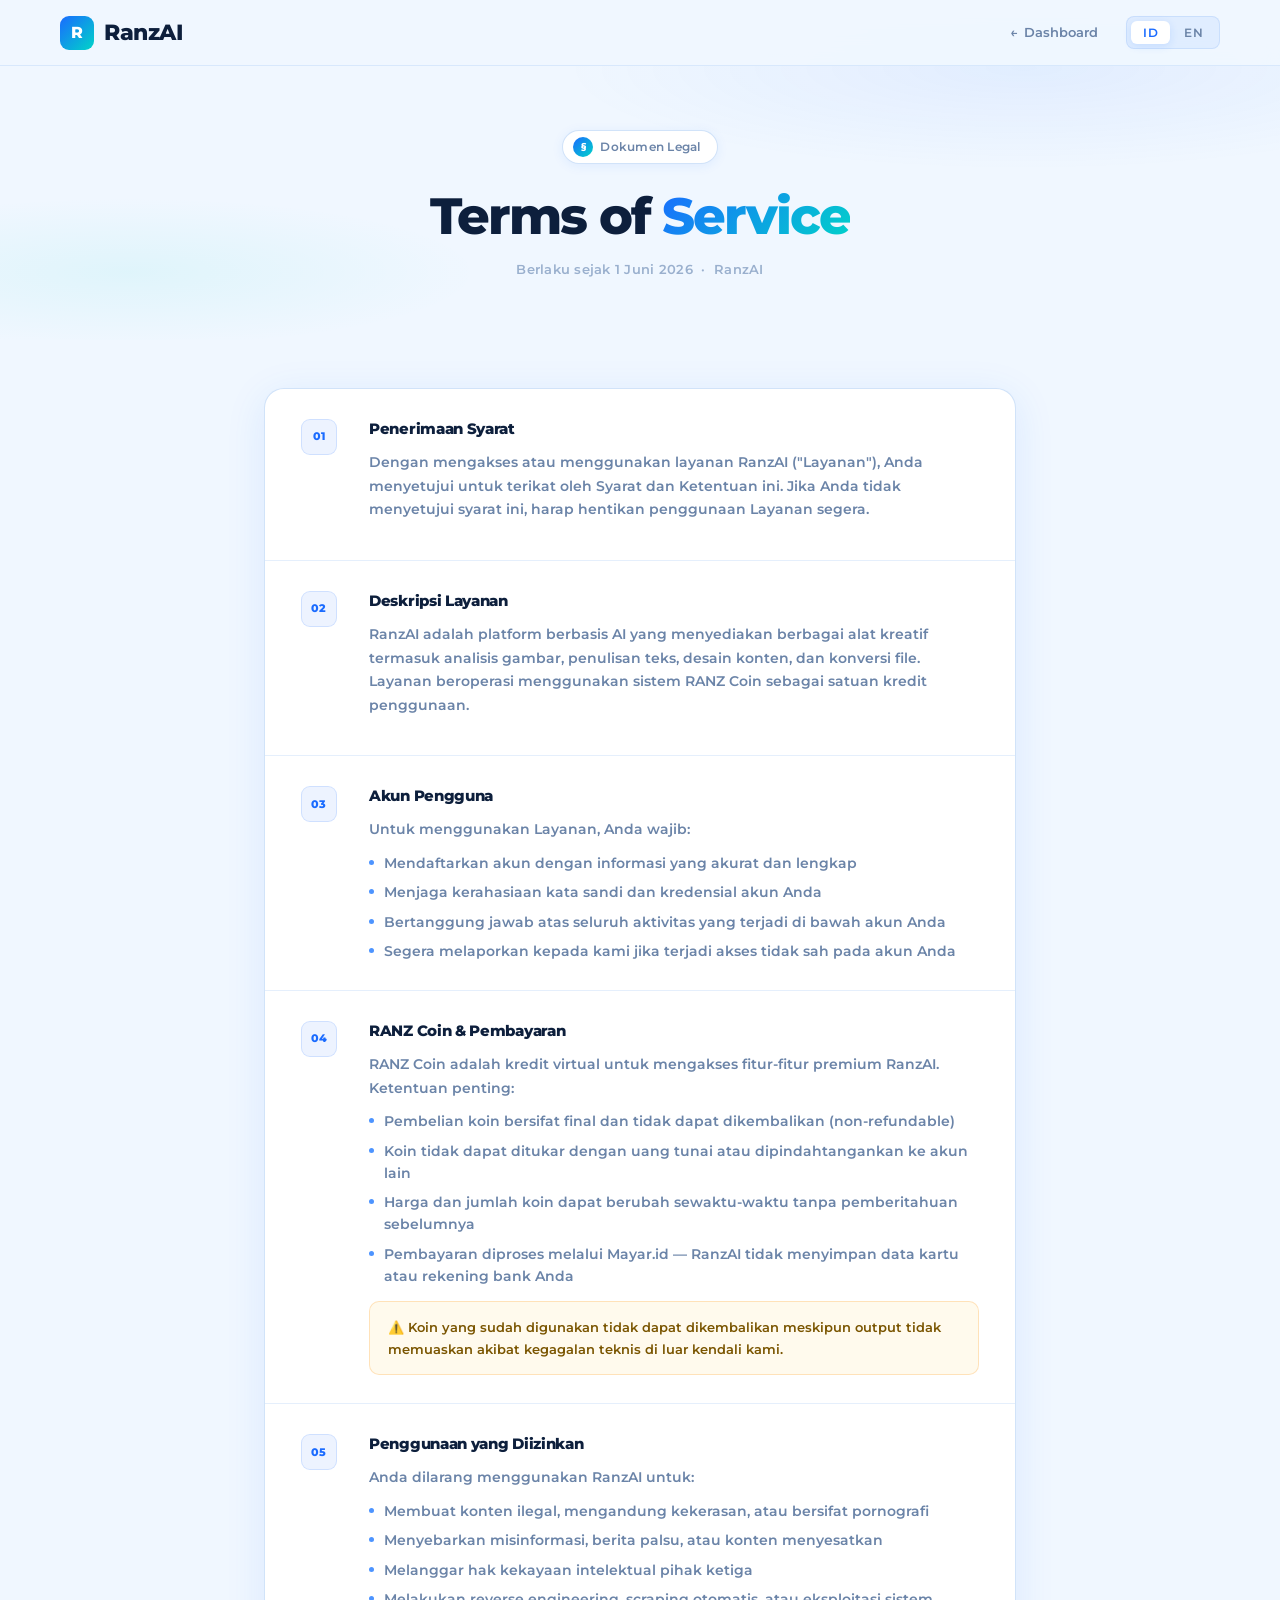
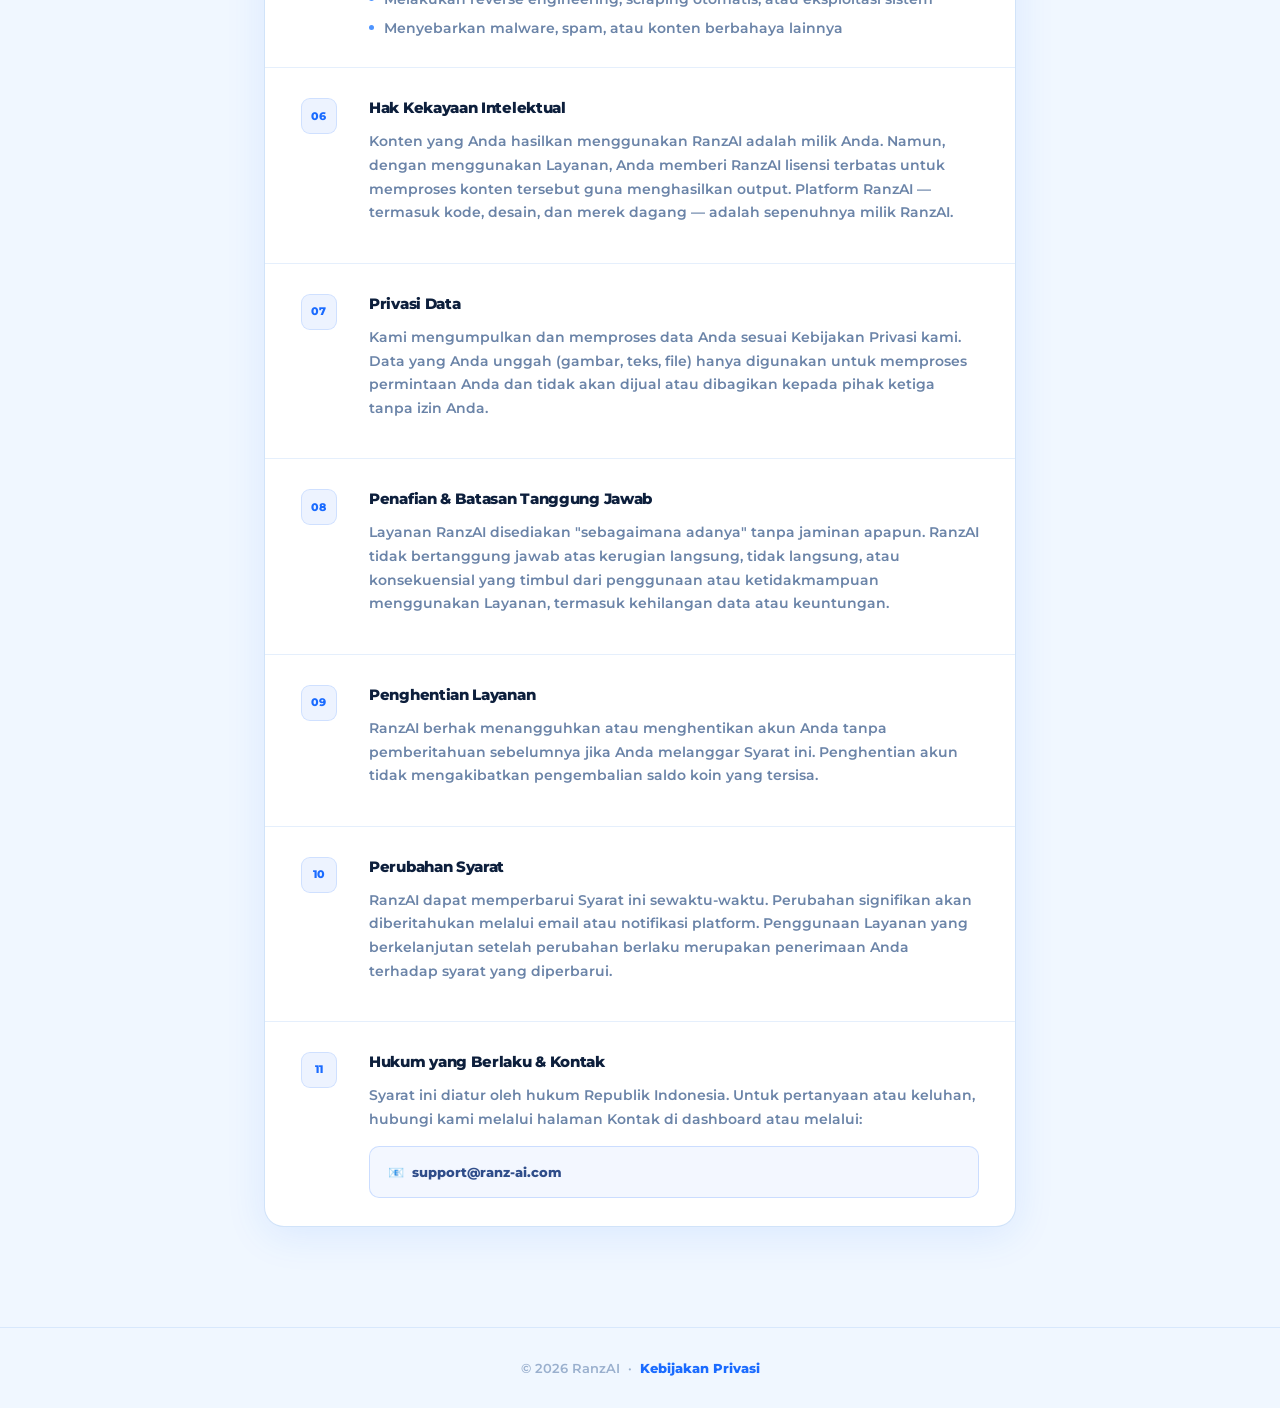
<file: terms.html>
<!DOCTYPE html>
<html lang="id">
<head>
  <meta charset="UTF-8">
  <meta name="viewport" content="width=device-width, initial-scale=1.0">
  <title>Terms of Service — RanzAI</title>
  <style>
    @font-face {
      font-family: 'Montserrat';
      src: url('/assets/font/Montserrat-Light.woff2') format('woff2');
      font-weight: 300;
      font-style: normal;
      font-display: swap;
    }
    @font-face {
      font-family: 'Montserrat';
      src: url('/assets/font/Montserrat-SemiBold.woff2') format('woff2');
      font-weight: 600;
      font-style: normal;
      font-display: swap;
    }
    @font-face {
      font-family: 'Montserrat';
      src: url('/assets/font/Montserrat-ExtraBold.woff2') format('woff2');
      font-weight: 800;
      font-style: normal;
      font-display: swap;
    }

    *, *::before, *::after { box-sizing: border-box; margin: 0; padding: 0; }

    :root {
      --bg:      #f0f7ff;
      --bg2:     #e6f2ff;
      --bg3:     #ffffff;
      --surface: #ffffff;
      --border:  rgba(0,100,220,0.10);
      --border2: rgba(0,100,220,0.18);
      --ink:     #0d1f3c;
      --ink2:    #1a3560;
      --ink3:    #2f4d8a;
      --muted:   #6b84a8;
      --muted2:  #9ab0ce;
      --blue:    #1a6bff;
      --blue2:   #4d94ff;
      --cyan:    #00d4c8;
      --lime:    #22e5a0;
      --r:       16px;
      --rs:      10px;
      --shadow:  0 8px 40px rgba(26,107,255,0.10);
      --shadow2: 0 20px 60px rgba(26,107,255,0.16);
    }

    html { scroll-behavior: smooth; font-size: 16px; }

    body {
      background: var(--bg);
      color: var(--ink);
      font-family: 'Montserrat', sans-serif;
      font-weight: 400;
      line-height: 1.6;
      overflow-x: hidden;
    }

    /* ── LANG SWITCH ── */
    .lang-id .en { display: none !important; }
    .lang-en .id { display: none !important; }

    /* ── TOPBAR ── */
    nav {
      position: fixed; top: 0; left: 0; right: 0; z-index: 500;
      display: flex; align-items: center; justify-content: space-between;
      padding: 0 60px; height: 66px;
      background: rgba(240,247,255,0.96);
      border-bottom: 1px solid var(--border);
      backdrop-filter: blur(12px);
    }

    .nav-logo {
      font-family: 'Montserrat', sans-serif;
      font-weight: 800; font-size: 22px;
      letter-spacing: -.5px; color: var(--ink);
      display: flex; align-items: center; gap: 10px;
      text-decoration: none;
    }

    .logo-mark {
      width: 34px; height: 34px; border-radius: 9px;
      background: linear-gradient(135deg, var(--blue), var(--cyan));
      display: flex; align-items: center; justify-content: center;
      font-size: 16px; font-weight: 800; color: #fff;
    }

    .nav-right { display: flex; align-items: center; gap: 14px; }

    .nav-back {
      color: var(--muted); text-decoration: none;
      font-size: 13px; font-weight: 600;
      display: flex; align-items: center; gap: 6px;
      padding: 6px 14px; border-radius: var(--rs);
      transition: all .2s;
    }
    .nav-back:hover { color: var(--ink); background: rgba(26,107,255,.06); }

    .lang-toggle {
      display: flex; gap: 2px; padding: 4px; border-radius: 8px;
      background: rgba(26,107,255,.07); border: 1px solid var(--border);
    }
    .lang-toggle button {
      padding: 4px 12px; border-radius: 6px; border: none;
      font-size: 12px; font-weight: 600; cursor: pointer;
      transition: all .2s; background: transparent; color: var(--muted);
      font-family: 'Montserrat', sans-serif; letter-spacing: .04em;
    }
    .lang-toggle button.active {
      background: #fff; color: var(--blue);
      box-shadow: 0 2px 8px rgba(26,107,255,.14);
    }

    /* ── HERO ── */
    .hero {
      padding: 130px 60px 60px;
      text-align: center;
      position: relative;
      overflow: hidden;
    }

    .hero::before {
      content: "";
      position: absolute; inset: 0; z-index: 0;
      background:
        radial-gradient(ellipse 60% 50% at 80% 20%, rgba(26,107,255,.07) 0%, transparent 60%),
        radial-gradient(ellipse 50% 40% at 10% 80%, rgba(0,212,200,.07) 0%, transparent 55%);
    }

    .hero-inner { position: relative; z-index: 1; max-width: 680px; margin: 0 auto; }

    .hero-chip {
      display: inline-flex; align-items: center; gap: 7px;
      padding: 6px 16px 6px 10px; border-radius: 999px;
      background: #fff; border: 1px solid var(--border2);
      box-shadow: 0 2px 12px rgba(26,107,255,.08);
      font-size: 12px; font-weight: 600; color: var(--muted);
      letter-spacing: .02em; margin-bottom: 24px;
    }

    .chip-dot {
      width: 20px; height: 20px; border-radius: 50%;
      background: linear-gradient(135deg, var(--blue), var(--cyan));
      display: flex; align-items: center; justify-content: center;
      font-size: 10px; color: #fff; font-weight: 800;
    }

    .hero h1 {
      font-size: clamp(2.2rem, 5vw, 3.2rem);
      font-weight: 800;
      letter-spacing: -.04em;
      line-height: 1.08;
      color: var(--ink);
      margin-bottom: 16px;
    }

    .hero h1 .grad {
      background: linear-gradient(135deg, var(--blue), var(--cyan));
      -webkit-background-clip: text;
      -webkit-text-fill-color: transparent;
      background-clip: text;
    }

    .hero-meta {
      font-size: 13px; color: var(--muted2); font-weight: 600;
      letter-spacing: .02em;
    }

    /* ── CONTENT WRAPPER ── */
    .content {
      max-width: 800px;
      margin: 48px auto 100px;
      padding: 0 24px;
    }

    /* ── CARD ── */
    .tos-card {
      background: var(--surface);
      border: 1px solid var(--border2);
      border-radius: 20px;
      box-shadow: var(--shadow);
      overflow: hidden;
    }

    /* ── SECTION ── */
    .tos-section {
      padding: 28px 36px;
      border-bottom: 1px solid var(--border);
      display: grid;
      grid-template-columns: 48px 1fr;
      gap: 0 20px;
      align-items: start;
    }

    .tos-section:last-child { border-bottom: none; }

    .section-num {
      width: 36px; height: 36px;
      border-radius: 9px;
      background: rgba(26,107,255,.08);
      border: 1px solid rgba(26,107,255,.14);
      display: flex; align-items: center; justify-content: center;
      font-size: 11px; font-weight: 800;
      color: var(--blue);
      letter-spacing: .04em;
      flex-shrink: 0;
      margin-top: 2px;
    }

    .section-body {}

    .section-body h2 {
      font-size: 15px;
      font-weight: 800;
      letter-spacing: -.02em;
      color: var(--ink);
      margin-bottom: 10px;
    }

    .section-body p {
      color: var(--muted);
      font-size: 13.5px;
      font-weight: 600;
      line-height: 1.75;
      margin-bottom: 10px;
    }

    .section-body p:last-child { margin-bottom: 0; }

    .section-body ul {
      list-style: none;
      display: flex;
      flex-direction: column;
      gap: 7px;
      margin-top: 4px;
    }

    .section-body ul li {
      display: flex;
      align-items: flex-start;
      gap: 10px;
      font-size: 13.5px;
      font-weight: 600;
      color: var(--muted);
      line-height: 1.65;
    }

    .section-body ul li::before {
      content: "";
      flex-shrink: 0;
      width: 5px; height: 5px;
      border-radius: 50%;
      background: var(--blue2);
      margin-top: 8px;
    }

    .highlight-box {
      margin-top: 14px;
      padding: 14px 18px;
      border-radius: 10px;
      border: 1px solid rgba(26,107,255,.18);
      background: rgba(26,107,255,.05);
      font-size: 13px;
      font-weight: 600;
      color: var(--ink3);
      line-height: 1.7;
    }

    .highlight-box.warn {
      border-color: rgba(255,140,0,.22);
      background: rgba(255,184,0,.07);
      color: #7a5500;
    }

    /* ── FOOTER ── */
    footer {
      border-top: 1px solid var(--border);
      padding: 30px 24px;
      text-align: center;
      font-size: 13px;
      font-weight: 600;
      color: var(--muted2);
    }

    footer a { color: var(--blue); text-decoration: none; font-weight: 700; }
    footer a:hover { text-decoration: underline; }

    /* ── RESPONSIVE ── */
    @media (max-width: 700px) {
      nav { padding: 0 20px; }
      .hero { padding: 100px 20px 48px; }
      .tos-section { grid-template-columns: 1fr; gap: 10px; padding: 22px 20px; }
      .section-num { width: 30px; height: 30px; font-size: 10px; }
    }
  </style>
</head>
<body class="lang-id">

<!-- TOPBAR -->
<nav>
  <a class="nav-logo" href="/dashboard">
    <div class="logo-mark">R</div>
    RanzAI
  </a>
  <div class="nav-right">
    <a class="nav-back" href="/dashboard">
      ← <span class="id">Dashboard</span><span class="en">Dashboard</span>
    </a>
    <div class="lang-toggle">
      <button onclick="setLang('id')" id="btn-id" class="active">ID</button>
      <button onclick="setLang('en')" id="btn-en">EN</button>
    </div>
  </div>
</nav>

<!-- HERO -->
<header class="hero">
  <div class="hero-inner">
    <div class="hero-chip">
      <div class="chip-dot">§</div>
      <span class="id">Dokumen Legal</span><span class="en">Legal Document</span>
    </div>
    <h1>
      Terms of <span class="grad">Service</span>
    </h1>
    <p class="hero-meta">
      <span class="id">Berlaku sejak</span><span class="en">Effective</span>
      1 Juni 2026 &nbsp;·&nbsp; RanzAI
    </p>
  </div>
</header>

<!-- CONTENT -->
<main class="content">
  <div class="tos-card">

    <!-- 01 -->
    <div class="tos-section">
      <div class="section-num">01</div>
      <div class="section-body">
        <h2 class="id">Penerimaan Syarat</h2>
        <h2 class="en">Acceptance of Terms</h2>
        <p class="id">Dengan mengakses atau menggunakan layanan RanzAI ("Layanan"), Anda menyetujui untuk terikat oleh Syarat dan Ketentuan ini. Jika Anda tidak menyetujui syarat ini, harap hentikan penggunaan Layanan segera.</p>
        <p class="en">By accessing or using RanzAI ("Service"), you agree to be bound by these Terms of Service. If you do not agree to these terms, please discontinue use of the Service immediately.</p>
      </div>
    </div>

    <!-- 02 -->
    <div class="tos-section">
      <div class="section-num">02</div>
      <div class="section-body">
        <h2 class="id">Deskripsi Layanan</h2>
        <h2 class="en">Description of Service</h2>
        <p class="id">RanzAI adalah platform berbasis AI yang menyediakan berbagai alat kreatif termasuk analisis gambar, penulisan teks, desain konten, dan konversi file. Layanan beroperasi menggunakan sistem RANZ Coin sebagai satuan kredit penggunaan.</p>
        <p class="en">RanzAI is an AI-powered platform providing creative tools including image analysis, text writing, content design, and file conversion. The Service operates using a RANZ Coin system as the unit of usage credit.</p>
      </div>
    </div>

    <!-- 03 -->
    <div class="tos-section">
      <div class="section-num">03</div>
      <div class="section-body">
        <h2 class="id">Akun Pengguna</h2>
        <h2 class="en">User Account</h2>
        <p class="id">Untuk menggunakan Layanan, Anda wajib:</p>
        <p class="en">To use the Service, you must:</p>
        <ul>
          <li class="id">Mendaftarkan akun dengan informasi yang akurat dan lengkap</li>
          <li class="en">Register an account with accurate and complete information</li>
          <li class="id">Menjaga kerahasiaan kata sandi dan kredensial akun Anda</li>
          <li class="en">Keep your password and account credentials confidential</li>
          <li class="id">Bertanggung jawab atas seluruh aktivitas yang terjadi di bawah akun Anda</li>
          <li class="en">Take full responsibility for all activities occurring under your account</li>
          <li class="id">Segera melaporkan kepada kami jika terjadi akses tidak sah pada akun Anda</li>
          <li class="en">Immediately notify us of any unauthorized access to your account</li>
        </ul>
      </div>
    </div>

    <!-- 04 -->
    <div class="tos-section">
      <div class="section-num">04</div>
      <div class="section-body">
        <h2 class="id">RANZ Coin & Pembayaran</h2>
        <h2 class="en">RANZ Coin & Payments</h2>
        <p class="id">RANZ Coin adalah kredit virtual untuk mengakses fitur-fitur premium RanzAI. Ketentuan penting:</p>
        <p class="en">RANZ Coin is virtual credit used to access RanzAI's premium features. Key terms:</p>
        <ul>
          <li class="id">Pembelian koin bersifat final dan tidak dapat dikembalikan (non-refundable)</li>
          <li class="en">Coin purchases are final and non-refundable</li>
          <li class="id">Koin tidak dapat ditukar dengan uang tunai atau dipindahtangankan ke akun lain</li>
          <li class="en">Coins cannot be exchanged for cash or transferred to another account</li>
          <li class="id">Harga dan jumlah koin dapat berubah sewaktu-waktu tanpa pemberitahuan sebelumnya</li>
          <li class="en">Coin prices and amounts may change at any time without prior notice</li>
          <li class="id">Pembayaran diproses melalui Mayar.id — RanzAI tidak menyimpan data kartu atau rekening bank Anda</li>
          <li class="en">Payments are processed via Mayar.id — RanzAI does not store your card or bank account data</li>
        </ul>
        <div class="highlight-box warn">
          <span class="id">⚠️ Koin yang sudah digunakan tidak dapat dikembalikan meskipun output tidak memuaskan akibat kegagalan teknis di luar kendali kami.</span>
          <span class="en">⚠️ Used coins cannot be refunded even if the output is unsatisfactory due to technical failures beyond our control.</span>
        </div>
      </div>
    </div>

    <!-- 05 -->
    <div class="tos-section">
      <div class="section-num">05</div>
      <div class="section-body">
        <h2 class="id">Penggunaan yang Diizinkan</h2>
        <h2 class="en">Acceptable Use</h2>
        <p class="id">Anda dilarang menggunakan RanzAI untuk:</p>
        <p class="en">You may not use RanzAI to:</p>
        <ul>
          <li class="id">Membuat konten ilegal, mengandung kekerasan, atau bersifat pornografi</li>
          <li class="en">Create illegal, violent, or pornographic content</li>
          <li class="id">Menyebarkan misinformasi, berita palsu, atau konten menyesatkan</li>
          <li class="en">Spread misinformation, fake news, or misleading content</li>
          <li class="id">Melanggar hak kekayaan intelektual pihak ketiga</li>
          <li class="en">Infringe third-party intellectual property rights</li>
          <li class="id">Melakukan reverse engineering, scraping otomatis, atau eksploitasi sistem</li>
          <li class="en">Perform reverse engineering, automated scraping, or system exploitation</li>
          <li class="id">Menyebarkan malware, spam, atau konten berbahaya lainnya</li>
          <li class="en">Distribute malware, spam, or other harmful content</li>
        </ul>
      </div>
    </div>

    <!-- 06 -->
    <div class="tos-section">
      <div class="section-num">06</div>
      <div class="section-body">
        <h2 class="id">Hak Kekayaan Intelektual</h2>
        <h2 class="en">Intellectual Property</h2>
        <p class="id">Konten yang Anda hasilkan menggunakan RanzAI adalah milik Anda. Namun, dengan menggunakan Layanan, Anda memberi RanzAI lisensi terbatas untuk memproses konten tersebut guna menghasilkan output. Platform RanzAI — termasuk kode, desain, dan merek dagang — adalah sepenuhnya milik RanzAI.</p>
        <p class="en">Content you generate using RanzAI belongs to you. However, by using the Service, you grant RanzAI a limited license to process that content solely to deliver the output. The RanzAI platform — including its code, design, and trademarks — is exclusively owned by RanzAI.</p>
      </div>
    </div>

    <!-- 07 -->
    <div class="tos-section">
      <div class="section-num">07</div>
      <div class="section-body">
        <h2 class="id">Privasi Data</h2>
        <h2 class="en">Data Privacy</h2>
        <p class="id">Kami mengumpulkan dan memproses data Anda sesuai Kebijakan Privasi kami. Data yang Anda unggah (gambar, teks, file) hanya digunakan untuk memproses permintaan Anda dan tidak akan dijual atau dibagikan kepada pihak ketiga tanpa izin Anda.</p>
        <p class="en">We collect and process your data in accordance with our Privacy Policy. Data you upload (images, text, files) is used solely to process your request and will not be sold or shared with third parties without your consent.</p>
      </div>
    </div>

    <!-- 08 -->
    <div class="tos-section">
      <div class="section-num">08</div>
      <div class="section-body">
        <h2 class="id">Penafian & Batasan Tanggung Jawab</h2>
        <h2 class="en">Disclaimer & Limitation of Liability</h2>
        <p class="id">Layanan RanzAI disediakan "sebagaimana adanya" tanpa jaminan apapun. RanzAI tidak bertanggung jawab atas kerugian langsung, tidak langsung, atau konsekuensial yang timbul dari penggunaan atau ketidakmampuan menggunakan Layanan, termasuk kehilangan data atau keuntungan.</p>
        <p class="en">The RanzAI Service is provided "as is" without warranties of any kind. RanzAI shall not be liable for any direct, indirect, or consequential damages arising from the use or inability to use the Service, including loss of data or profits.</p>
      </div>
    </div>

    <!-- 09 -->
    <div class="tos-section">
      <div class="section-num">09</div>
      <div class="section-body">
        <h2 class="id">Penghentian Layanan</h2>
        <h2 class="en">Termination</h2>
        <p class="id">RanzAI berhak menangguhkan atau menghentikan akun Anda tanpa pemberitahuan sebelumnya jika Anda melanggar Syarat ini. Penghentian akun tidak mengakibatkan pengembalian saldo koin yang tersisa.</p>
        <p class="en">RanzAI reserves the right to suspend or terminate your account without prior notice if you violate these Terms. Account termination does not result in a refund of remaining coin balance.</p>
      </div>
    </div>

    <!-- 10 -->
    <div class="tos-section">
      <div class="section-num">10</div>
      <div class="section-body">
        <h2 class="id">Perubahan Syarat</h2>
        <h2 class="en">Changes to Terms</h2>
        <p class="id">RanzAI dapat memperbarui Syarat ini sewaktu-waktu. Perubahan signifikan akan diberitahukan melalui email atau notifikasi platform. Penggunaan Layanan yang berkelanjutan setelah perubahan berlaku merupakan penerimaan Anda terhadap syarat yang diperbarui.</p>
        <p class="en">RanzAI may update these Terms at any time. Significant changes will be communicated via email or in-platform notification. Continued use of the Service after changes take effect constitutes your acceptance of the updated terms.</p>
      </div>
    </div>

    <!-- 11 -->
    <div class="tos-section">
      <div class="section-num">11</div>
      <div class="section-body">
        <h2 class="id">Hukum yang Berlaku & Kontak</h2>
        <h2 class="en">Governing Law & Contact</h2>
        <p class="id">Syarat ini diatur oleh hukum Republik Indonesia. Untuk pertanyaan atau keluhan, hubungi kami melalui halaman Kontak di dashboard atau melalui:</p>
        <p class="en">These Terms are governed by the laws of the Republic of Indonesia. For questions or complaints, reach us via the Contact page in your dashboard or at:</p>
        <div class="highlight-box">
          📧 &nbsp;<strong>support@ranz-ai.com</strong>
        </div>
      </div>
    </div>

  </div><!-- /tos-card -->
</main>

<footer>
  © 2026 RanzAI &nbsp;·&nbsp;
  <a href="/kebijakan">
    <span class="id">Kebijakan Privasi</span>
    <span class="en">Privacy Policy</span>
  </a>
</footer>

<script>
  function setLang(lang) {
    document.body.className = 'lang-' + lang;
    document.getElementById('btn-id').classList.toggle('active', lang === 'id');
    document.getElementById('btn-en').classList.toggle('active', lang === 'en');
  }
</script>

</body>
</html>
</file>
<file: css/global.css>
/* ============================================================
   RANZAI — CSS SPLIT VERSION
   Generated from: global (8).css
   ============================================================ */


/* NOTE: global.css hanya untuk pondasi umum. Komponen dipanggil dari main.css. */


/* ============================================================
   FONTS
   ============================================================ */
@font-face {
  font-family: 'Montserrat';
  src: url('/assets/font/Montserrat-Light.woff2') format('woff2');
  font-weight: 300; font-style: normal; font-display: swap;
}
@font-face {
  font-family: 'Montserrat';
  src: url('/assets/font/Montserrat-Regular.woff2') format('woff2');
  font-weight: 400; font-style: normal; font-display: swap;
}
@font-face {
  font-family: 'Montserrat';
  src: url('/assets/font/Montserrat-Medium.woff2') format('woff2');
  font-weight: 500; font-style: normal; font-display: swap;
}
@font-face {
  font-family: 'Montserrat';
  src: url('/assets/font/Montserrat-SemiBold.woff2') format('woff2');
  font-weight: 600; font-style: normal; font-display: swap;
}
@font-face {
  font-family: 'Montserrat';
  src: url('/assets/font/Montserrat-ExtraBold.woff2') format('woff2');
  font-weight: 800; font-style: normal; font-display: swap;
}

/* ============================================================
   TOKENS
   ============================================================ */
:root {
  /* surfaces */
  --bg:            #f7f9fc;
  --surface:       #ffffff;
  --surface-alt:   #f0f4fa;
  --border:        #e6eaf2;
  --border-strong: #d6deeb;

  /* text */
  --ink:      #0d1f3c;
  --ink-soft: #4a5b7c;
  --muted:    #8a97b5;

  /* brand */
  --blue:       #1a6bff;
  --blue-dark:  #0e54d6;
  --blue-light: rgba(26, 107, 255, .08);
  --cyan:       #00c2b8;
  --accent:     linear-gradient(135deg, var(--blue), var(--cyan));

  /* semantic */
  --success: #22c55e;
  --warning: #f59e0b;
  --danger:  #ef4444;

  /* radius */
  --r-xl: 20px;
  --r-lg: 16px;
  --r-md: 12px;
  --r-sm:  8px;
  --r-xs:  4px;

  /* shadow */
  --shadow:            0 2px 12px rgba(13, 31, 60, .06);
  --shadow-hover:      0 8px 28px rgba(13, 31, 60, .10);
  --shadow-blue:       0 4px 16px rgba(26, 107, 255, .22);
  --shadow-blue-hover: 0 6px 22px rgba(26, 107, 255, .32);

  /* motion */
  --ease:     .18s ease;
  --ease-out: .24s cubic-bezier(0, 0, .2, 1);

  /* z-index */
  --z-nav:     500;
  --z-overlay: 800;
  --z-modal:   900;
  --z-toast:   1000;

  /* spacing */
  --sp-1:  4px;  --sp-2:  8px;  --sp-3: 12px;
  --sp-4: 16px;  --sp-5: 20px;  --sp-6: 24px;
  --sp-8: 32px;  --sp-10: 40px; --sp-12: 48px; --sp-16: 64px;
}

/* ============================================================
   RESET
   ============================================================ */
*, *::before, *::after { box-sizing: border-box; margin: 0; padding: 0; }
html { scroll-behavior: smooth; font-size: 16px; }
img, svg { display: block; max-width: 100%; }
ul, ol { list-style: none; }
button { font-family: inherit; }

/* ============================================================
   BASE
   ============================================================ */
body {
  background: var(--bg);
  color: var(--ink);
  font-family: 'Montserrat', sans-serif;
  font-weight: 400;
  line-height: 1.6;
  -webkit-font-smoothing: antialiased;
  -moz-osx-font-smoothing: grayscale;
}
a { color: inherit; text-decoration: none; }
h1, h2, h3, h4, h5, h6 {
  font-family: 'Montserrat', sans-serif;
  font-weight: 800;
  line-height: 1.2;
  color: var(--ink);
}
p { line-height: 1.7; }
strong { font-weight: 700; }

/* ============================================================
   LAYOUT
   ============================================================ */
.container { max-width: 1200px; margin: 0 auto; padding: 0 60px; }
.section   { padding: 80px 60px; max-width: 1200px; margin: 0 auto; }

.flex         { display: flex; }
.flex-center  { display: flex; align-items: center; justify-content: center; }
.flex-between { display: flex; align-items: center; justify-content: space-between; }
.flex-col     { display: flex; flex-direction: column; }
.gap-1 { gap: var(--sp-1); } .gap-2 { gap: var(--sp-2); }
.gap-3 { gap: var(--sp-3); } .gap-4 { gap: var(--sp-4); }
.gap-6 { gap: var(--sp-6); } .gap-8 { gap: var(--sp-8); }

.text-center    { text-align: center; }
.text-muted     { color: var(--muted); }
.text-blue      { color: var(--blue); }
.text-sm        { font-size: 13px; }
.text-xs        { font-size: 11px; }
.font-bold      { font-weight: 700; }
.font-extrabold { font-weight: 800; }
.mt-auto { margin-top: auto; }
.mx-auto { margin-left: auto; margin-right: auto; }
.w-full  { width: 100%; }

/* ============================================================
   LANGUAGE — pairs with js/i18n.js
   ============================================================ */
.lang-id .en { display: none !important; }
.lang-en .id { display: none !important; }

/* ============================================================
   SECTION HEADERS
   ============================================================ */
.eyebrow {
  font: 700 11px 'Montserrat', sans-serif;
  letter-spacing: .14em; text-transform: uppercase;
  color: var(--blue); margin-bottom: 12px;
}
.section-title {
  font: 800 clamp(28px, 4vw, 44px)/1.15 'Montserrat', sans-serif;
  letter-spacing: -.02em; color: var(--ink); margin-bottom: 14px;
}
.section-title .accent {
  background: var(--accent);
  -webkit-background-clip: text; background-clip: text;
  -webkit-text-fill-color: transparent;
}
.section-sub { font-size: 15px; color: var(--muted); max-width: 520px; line-height: 1.7; }

/* ============================================================
   DIVIDER
   ============================================================ */
.divider { border: none; border-top: 1px solid var(--border); margin: 0; }
.divider-text {
  display: flex; align-items: center; gap: 12px;
  font: 600 12px 'Montserrat', sans-serif; color: var(--muted);
}
.divider-text::before, .divider-text::after { content: ''; flex: 1; border-top: 1px solid var(--border); }

/* ============================================================
   SPINNER / LOADING
   ============================================================ */
.spinner {
  width: 20px; height: 20px; border-radius: 50%;
  border: 2px solid var(--border); border-top-color: var(--blue);
  animation: spin .7s linear infinite;
}
@keyframes spin { to { transform: rotate(360deg); } }
.loading-overlay {
  position: absolute; inset: 0; border-radius: inherit;
  background: rgba(255,255,255,.75);
  display: flex; align-items: center; justify-content: center;
  z-index: 10;
}

/* ============================================================
   SCROLLBAR
   ============================================================ */
::-webkit-scrollbar { width: 4px; }
::-webkit-scrollbar-track { background: transparent; }
::-webkit-scrollbar-thumb { background: var(--border-strong); border-radius: 99px; }

/* ============================================================
   RESPONSIVE — GLOBAL
   ============================================================ */
@media (max-width: 1024px) {
  .container,
  .section {
    padding-left: 32px;
    padding-right: 32px;
  }
}

@media (max-width: 640px) {
  .container,
  .section {
    padding-left: 16px;
    padding-right: 16px;
  }

  .section {
    padding-top: 56px;
    padding-bottom: 56px;
  }

  .section-title {
    font-size: clamp(24px, 7vw, 34px);
  }
}
</file>
<file: global.css>
/* ============================================================
   RANZAI — GLOBAL THEME
   Single source of truth for all pages.
   Replaces: home.css + per-page inline <style> overrides.

   Removed for performance: mesh-bg, grid-bg, backdrop-filter,
   heavy multi-layer shadows. Brand colors (blue/cyan) kept.
   ============================================================ */

/* ---------- SELF-HOSTED FONTS ---------- */
@font-face{
  font-family:'Montserrat';
  src:url('/assets/font/Montserrat-Light.woff2') format('woff2');
  font-weight:300;font-style:normal;font-display:swap;
}
@font-face{
  font-family:'Montserrat';
  src:url('/assets/font/Montserrat-SemiBold.woff2') format('woff2');
  font-weight:600;font-style:normal;font-display:swap;
}
@font-face{
  font-family:'Montserrat';
  src:url('/assets/font/Montserrat-ExtraBold.woff2') format('woff2');
  font-weight:800;font-style:normal;font-display:swap;
}

/* ---------- RESET ---------- */
*{box-sizing:border-box;margin:0;padding:0;}
html{scroll-behavior:smooth;font-size:16px;}
img,svg{display:block;max-width:100%;}

/* ---------- DESIGN TOKENS ---------- */
:root{
  /* surfaces */
  --bg:           #f7f9fc;
  --surface:      #ffffff;
  --border:       #e6eaf2;
  --border-strong:#d6deeb;

  /* text */
  --ink:      #0d1f3c;
  --ink-soft: #4a5b7c;
  --muted:    #8a97b5;

  /* brand */
  --blue:      #1a6bff;
  --blue-dark: #0e54d6;
  --cyan:      #00c2b8;
  --accent:    linear-gradient(135deg, var(--blue), var(--cyan));

  /* radius */
  --r-lg: 16px;
  --r-md: 12px;
  --r-sm: 8px;

  /* shadow — one level, used sparingly (hover/elevation only) */
  --shadow:       0 2px 12px rgba(13,31,60,.06);
  --shadow-hover: 0 8px 28px rgba(13,31,60,.10);

  /* motion */
  --ease: .18s ease;
}

/* ---------- BASE ---------- */
body{
  background:var(--bg);
  color:var(--ink);
  font-family:'Montserrat',sans-serif;
  font-weight:400;
  line-height:1.6;
  -webkit-font-smoothing:antialiased;
}
a{color:inherit;}

/* ---------- LAYOUT ---------- */
.container{max-width:1200px;margin:0 auto;padding:0 60px;}
.section{padding:80px 60px;max-width:1200px;margin:0 auto;}

/* ---------- LANGUAGE TOGGLE ---------- */
.lang-id .en{display:none!important;}
.lang-en .id{display:none!important;}
.lang-toggle{
  display:flex;gap:2px;padding:3px;border-radius:var(--r-sm);
  background:var(--bg);border:1px solid var(--border);
}
.lang-toggle button{
  padding:5px 12px;border:none;border-radius:6px;
  font:600 12px 'Montserrat',sans-serif;letter-spacing:.04em;
  color:var(--muted);background:transparent;cursor:pointer;
  transition:var(--ease);
}
.lang-toggle button.active{
  background:var(--surface);color:var(--blue);box-shadow:var(--shadow);
}

/* ---------- NAV ---------- */
nav{
  position:fixed;top:0;left:0;right:0;z-index:500;
  display:flex;align-items:center;justify-content:space-between;
  height:64px;padding:0 40px;
  background:var(--surface);
  border-bottom:1px solid var(--border);
}
.nav-logo{
  display:flex;align-items:center;gap:10px;
  font:800 18px 'Montserrat',sans-serif;letter-spacing:-.5px;
  color:var(--ink);text-decoration:none;
}
.logo-mark{width:32px;height:32px;border-radius:8px;overflow:hidden;display:flex;align-items:center;justify-content:center;}
.logo-mark img{width:100%;height:100%;object-fit:cover;}
.nav-links{display:flex;align-items:center;gap:28px;}
.nav-links a{
  font:500 14px 'Montserrat',sans-serif;color:var(--ink-soft);
  text-decoration:none;transition:color var(--ease);
}
.nav-links a:hover{color:var(--blue);}
.nav-right{display:flex;align-items:center;gap:12px;}

/* ---------- BUTTONS ---------- */
.btn{
  display:inline-flex;align-items:center;gap:8px;
  padding:12px 26px;border-radius:var(--r-md);
  font:700 14px 'Montserrat',sans-serif;
  text-decoration:none;cursor:pointer;border:none;
  transition:var(--ease);
}
.btn-primary{
  background:var(--accent);color:#fff;
  box-shadow:0 4px 16px rgba(26,107,255,.22);
}
.btn-primary:hover{box-shadow:0 6px 22px rgba(26,107,255,.32);transform:translateY(-1px);}
.btn-outline{
  background:var(--surface);color:var(--ink-soft);
  border:1px solid var(--border-strong);
}
.btn-outline:hover{border-color:var(--blue);color:var(--blue);}

/* ---------- CARDS ---------- */
.card{
  background:var(--surface);border:1px solid var(--border);
  border-radius:var(--r-lg);padding:28px;
  transition:var(--ease);
}
.card:hover{border-color:var(--border-strong);box-shadow:var(--shadow-hover);transform:translateY(-2px);}

/* ---------- BADGE / CHIP ---------- */
.badge{
  display:inline-flex;align-items:center;gap:6px;
  padding:5px 14px;border-radius:999px;
  font:700 11px 'Montserrat',sans-serif;letter-spacing:.06em;text-transform:uppercase;
  color:var(--blue);background:rgba(26,107,255,.08);
  border:1px solid rgba(26,107,255,.16);
}

/* ---------- SECTION HEADER ---------- */
.eyebrow{
  font:700 11px 'Montserrat',sans-serif;letter-spacing:.14em;text-transform:uppercase;
  color:var(--blue);margin-bottom:12px;
}
.section-title{
  font:800 clamp(28px,4vw,44px)/1.15 'Montserrat',sans-serif;
  letter-spacing:-.02em;color:var(--ink);margin-bottom:14px;
}
.section-title .accent{
  background:var(--accent);-webkit-background-clip:text;background-clip:text;
  -webkit-text-fill-color:transparent;
}
.section-sub{font-size:15px;color:var(--muted);max-width:520px;line-height:1.7;}

/* ---------- FOOTER ---------- */
footer{
  border-top:1px solid var(--border);
  padding:32px 40px;display:flex;align-items:center;justify-content:space-between;
  flex-wrap:wrap;gap:16px;
}
.footer-logo{display:flex;align-items:center;gap:8px;font:800 16px 'Montserrat',sans-serif;color:var(--ink);text-decoration:none;}
.footer-links{display:flex;align-items:center;gap:20px;}
.footer-links a{font-size:13px;color:var(--muted);text-decoration:none;}
.footer-links a:hover{color:var(--blue);}
.footer-copy{font-size:12px;color:var(--muted);}

/* ---------- REVEAL ANIMATION ---------- */
.reveal{opacity:0;transform:translateY(16px);transition:opacity .5s ease,transform .5s ease;}
.reveal.visible{opacity:1;transform:translateY(0);}
.reveal-delay-1{transition-delay:.06s;}
.reveal-delay-2{transition-delay:.12s;}
.reveal-delay-3{transition-delay:.18s;}
.reveal-delay-4{transition-delay:.24s;}

/* ---------- SCROLLBAR ---------- */
::-webkit-scrollbar{width:4px;}
::-webkit-scrollbar-track{background:transparent;}
::-webkit-scrollbar-thumb{background:var(--border-strong);border-radius:99px;}

/* ---------- RESPONSIVE ---------- */
@media(max-width:1024px){
  .container,.section{padding-left:32px;padding-right:32px;}
  nav{padding:0 32px;}
  footer{padding:28px 32px;}
}
@media(max-width:640px){
  .container,.section{padding-left:16px;padding-right:16px;}
  nav{padding:0 16px;height:58px;}
  .nav-links{display:none;}
  footer{padding:20px 16px;flex-direction:column;text-align:center;}
  .section{padding-top:56px;padding-bottom:56px;}
  .section-title{font-size:clamp(24px,7vw,34px);}
}
</file>
